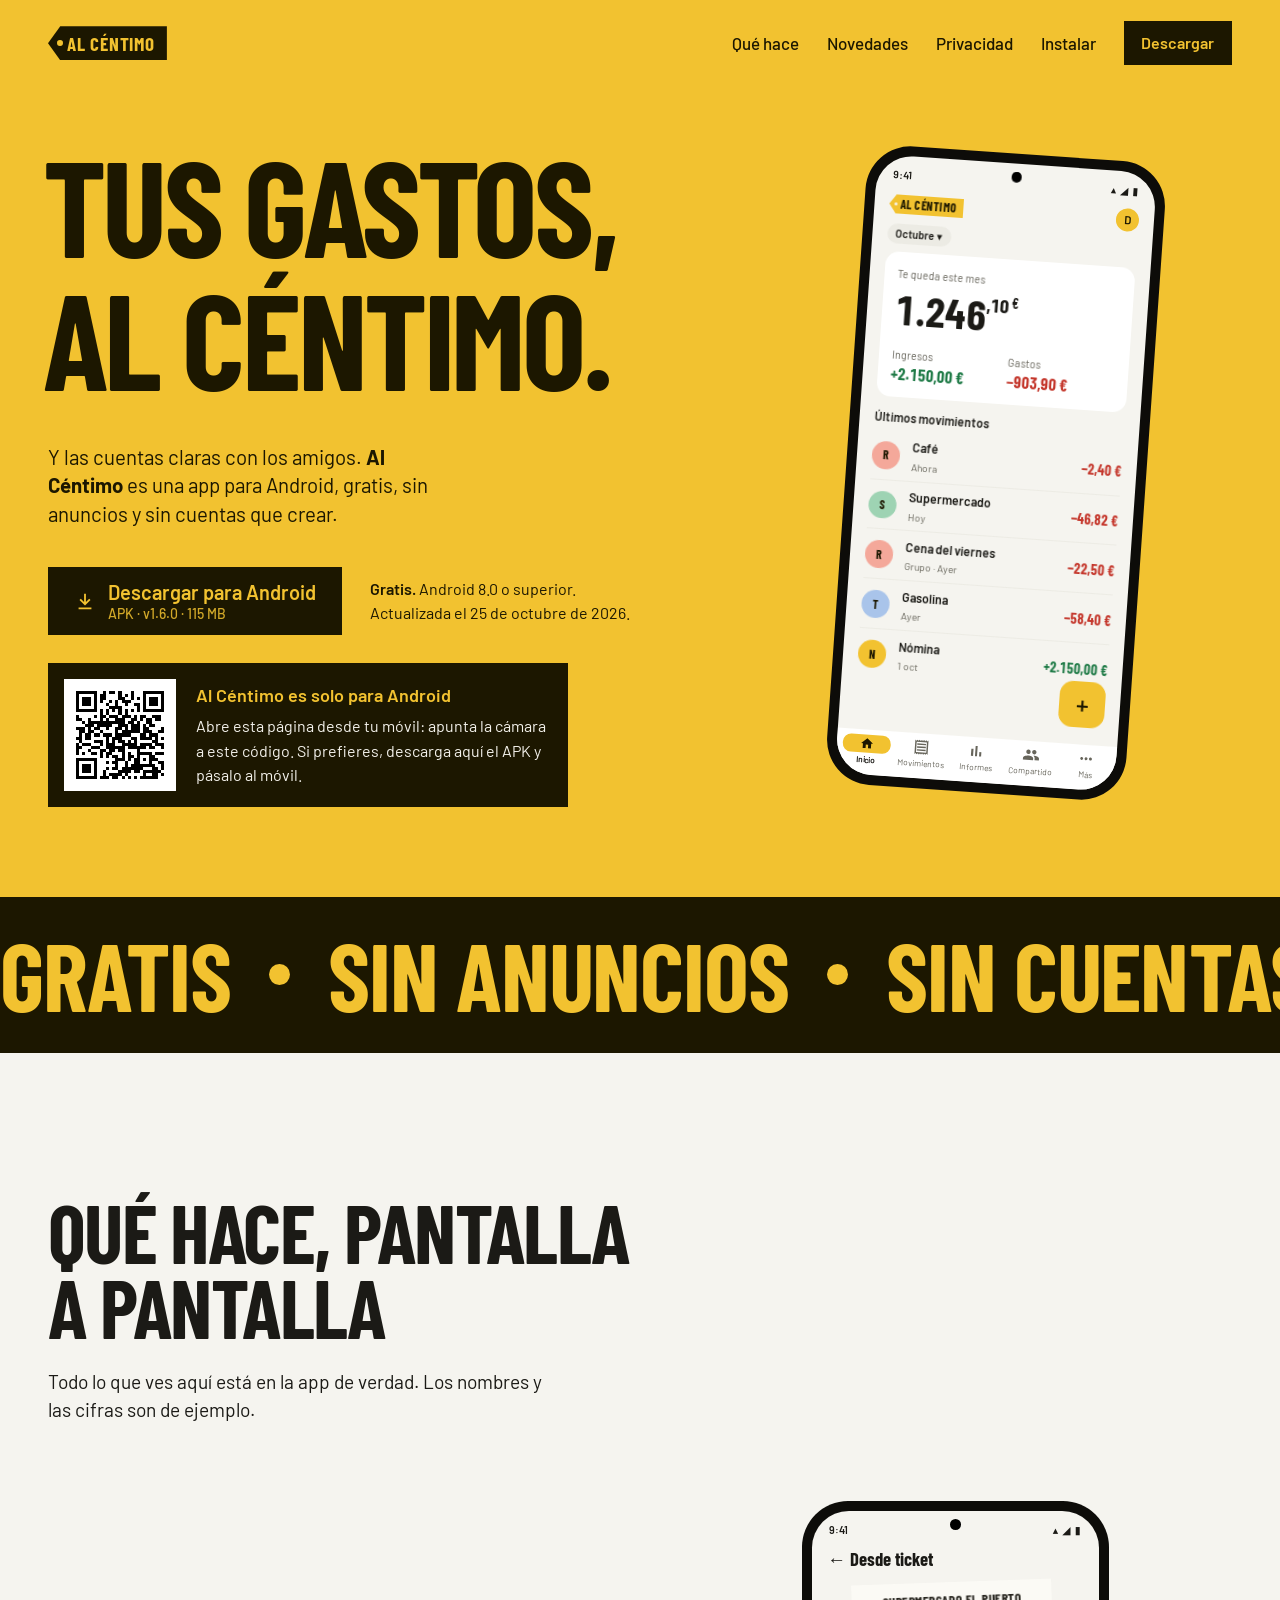
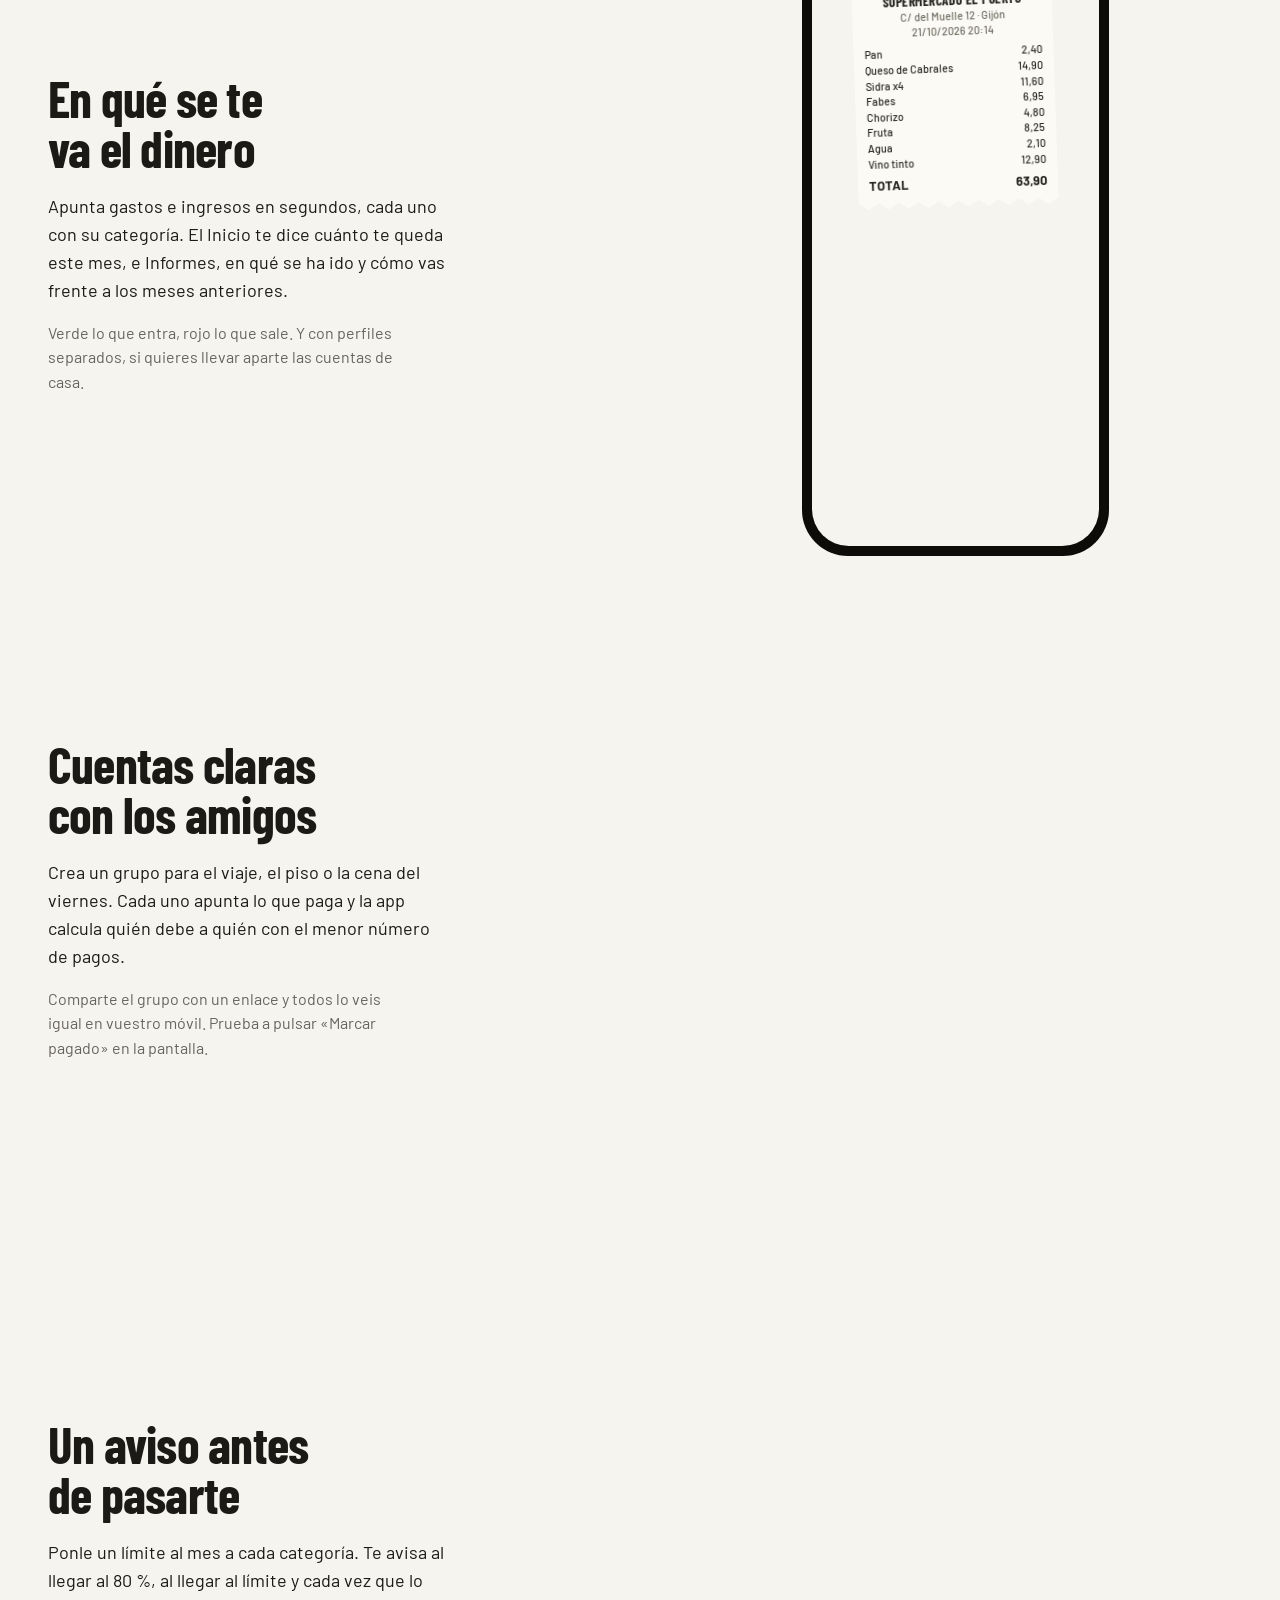
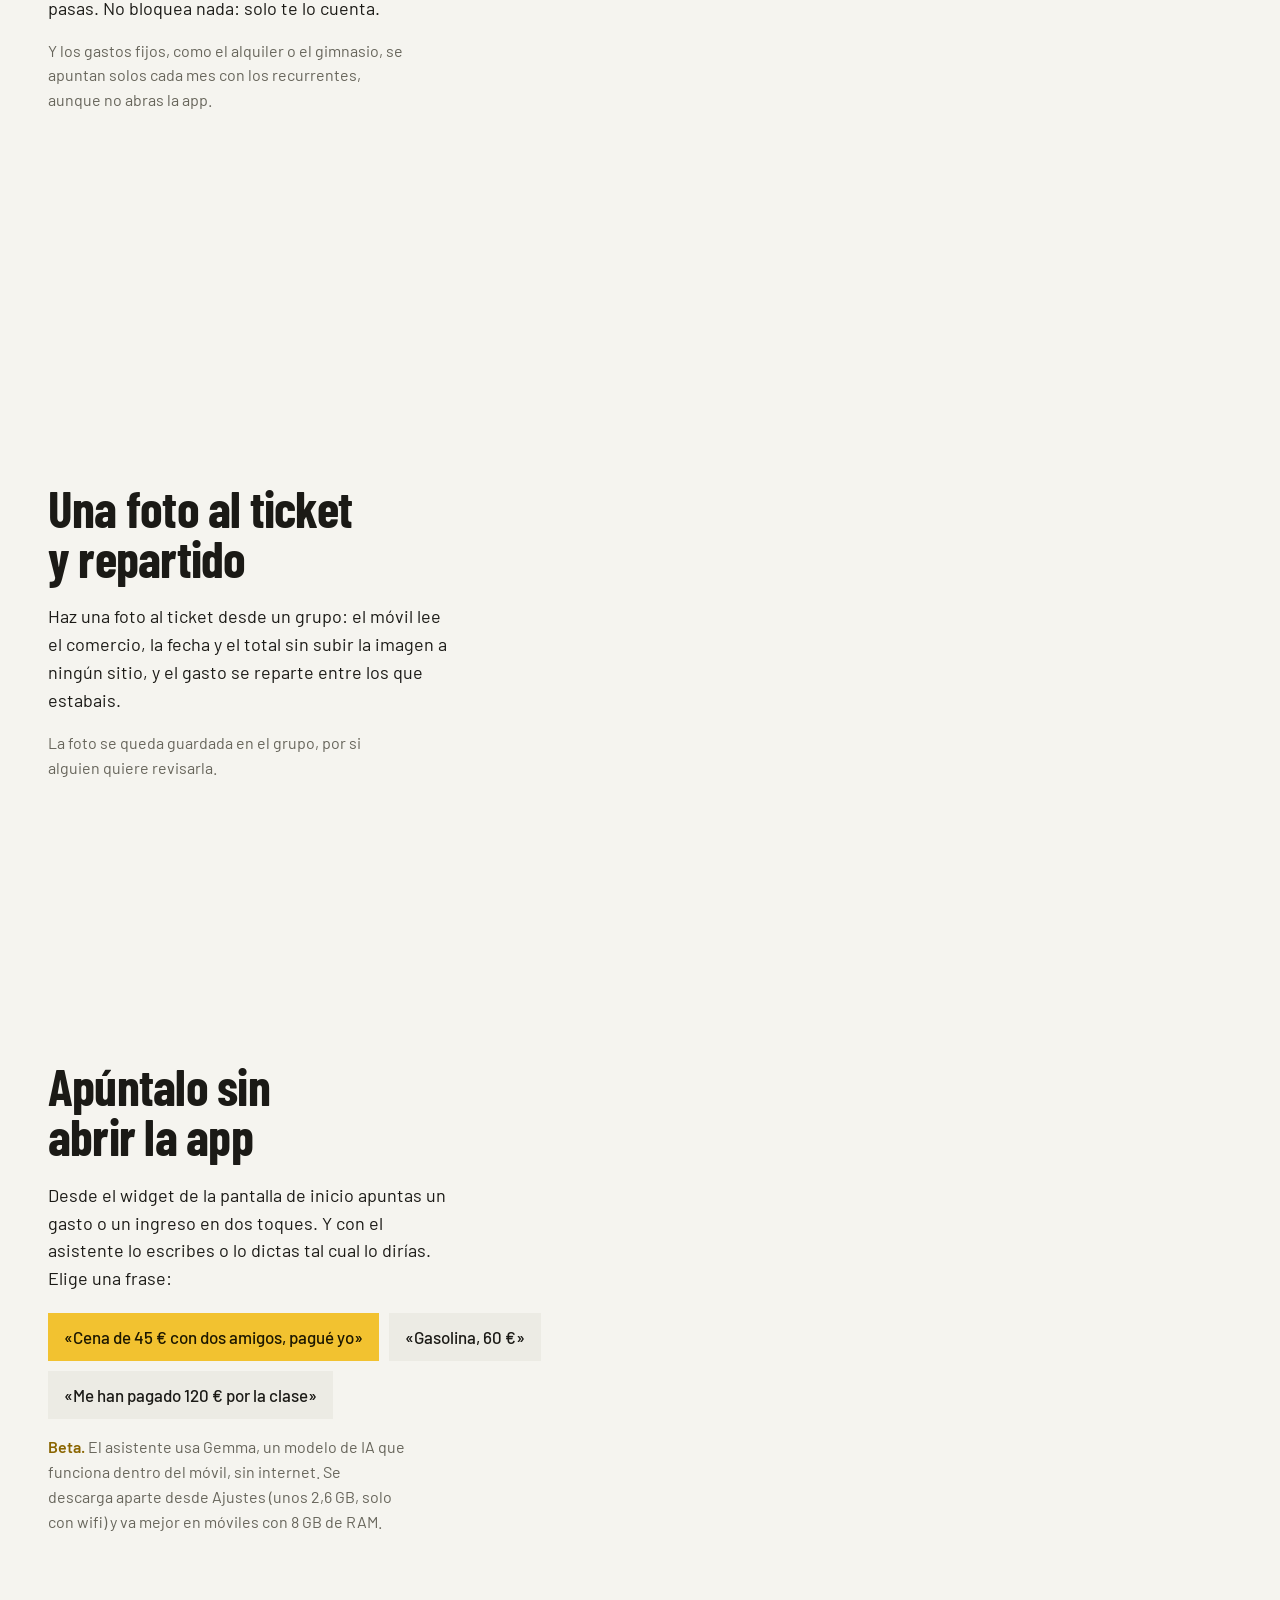
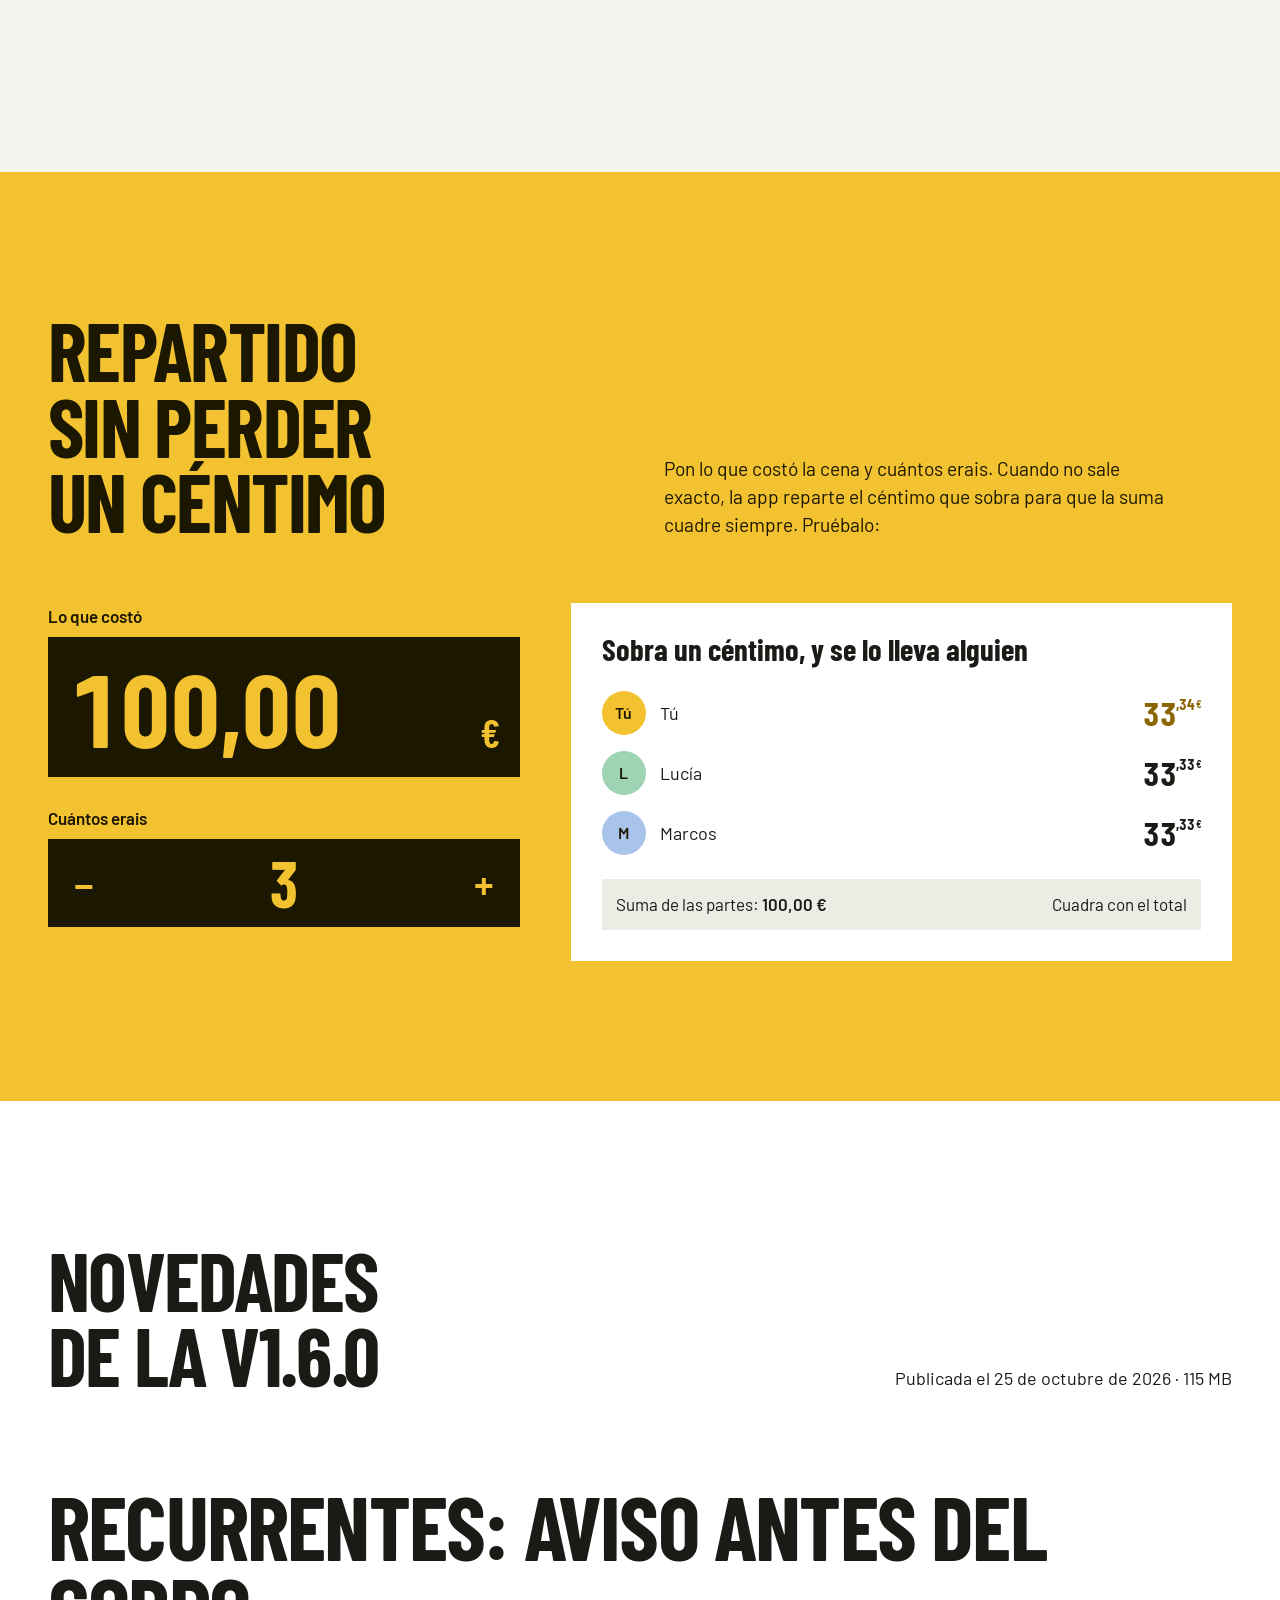
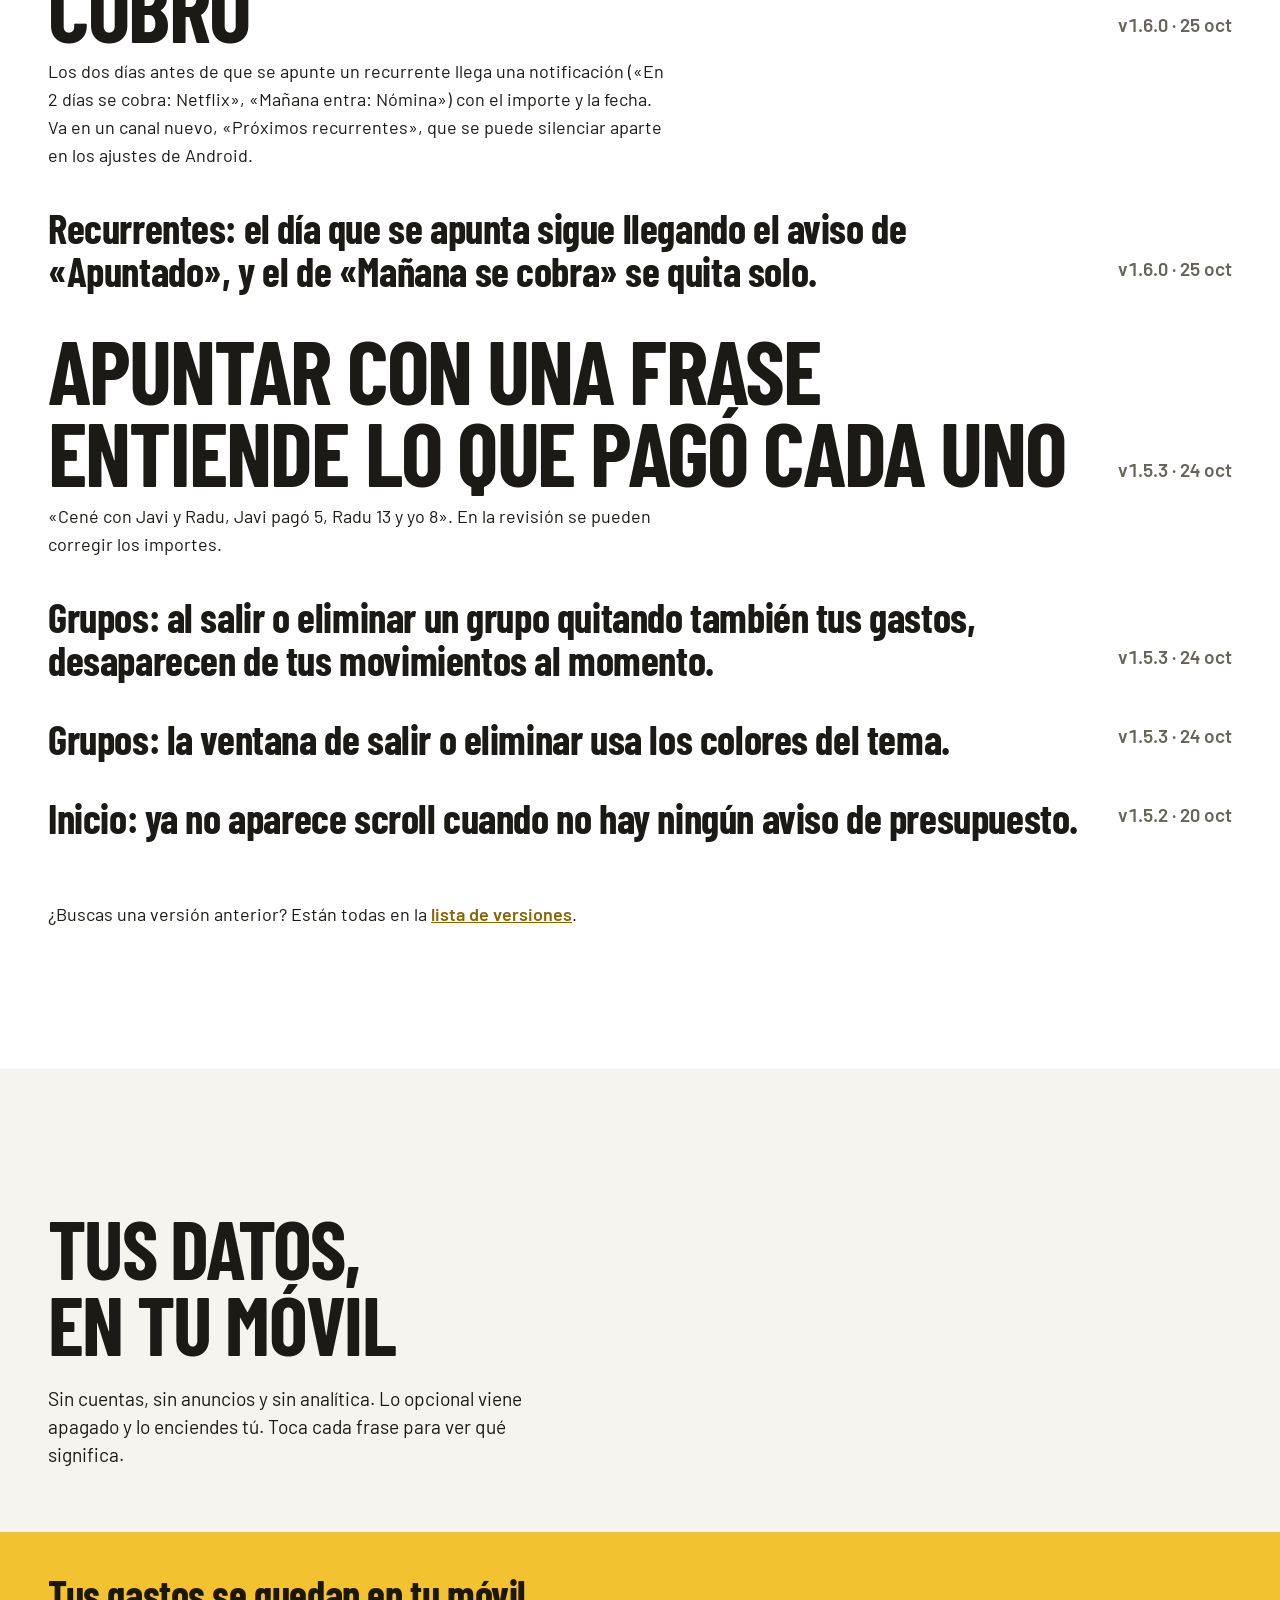
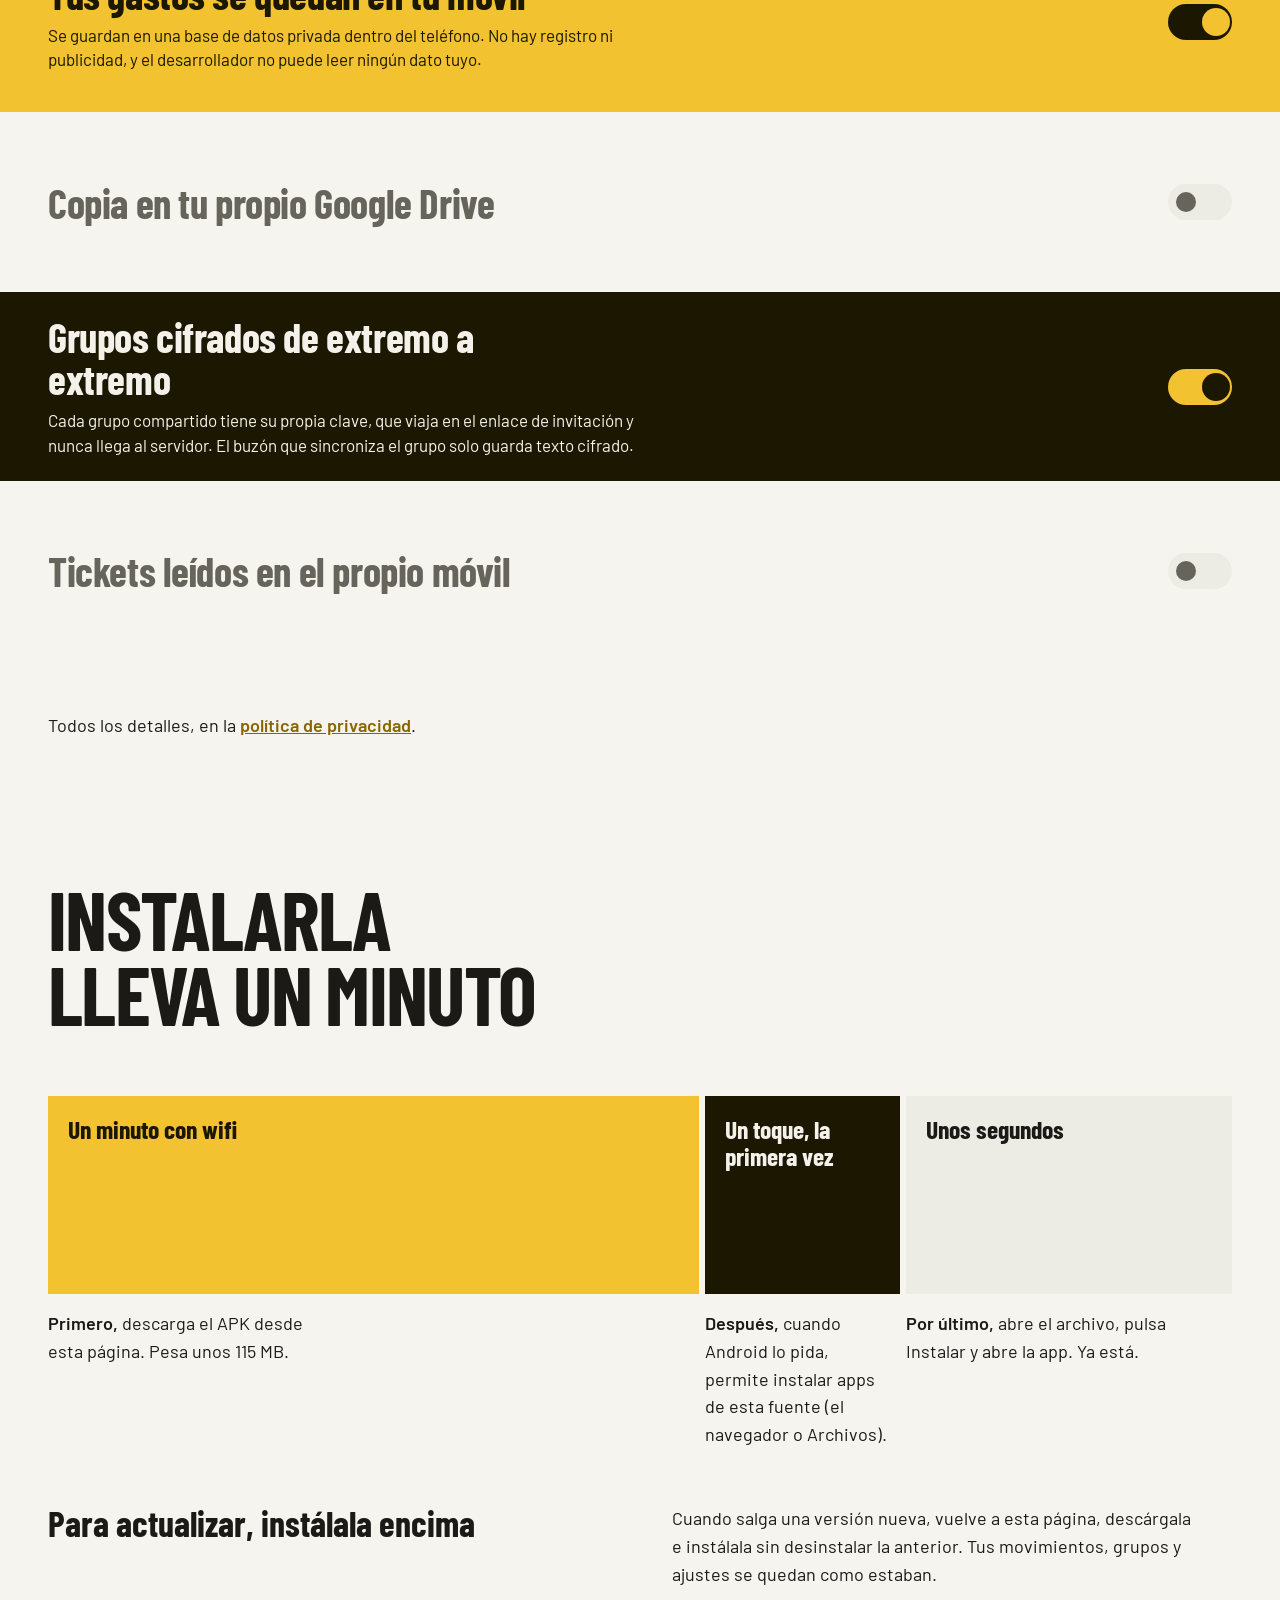
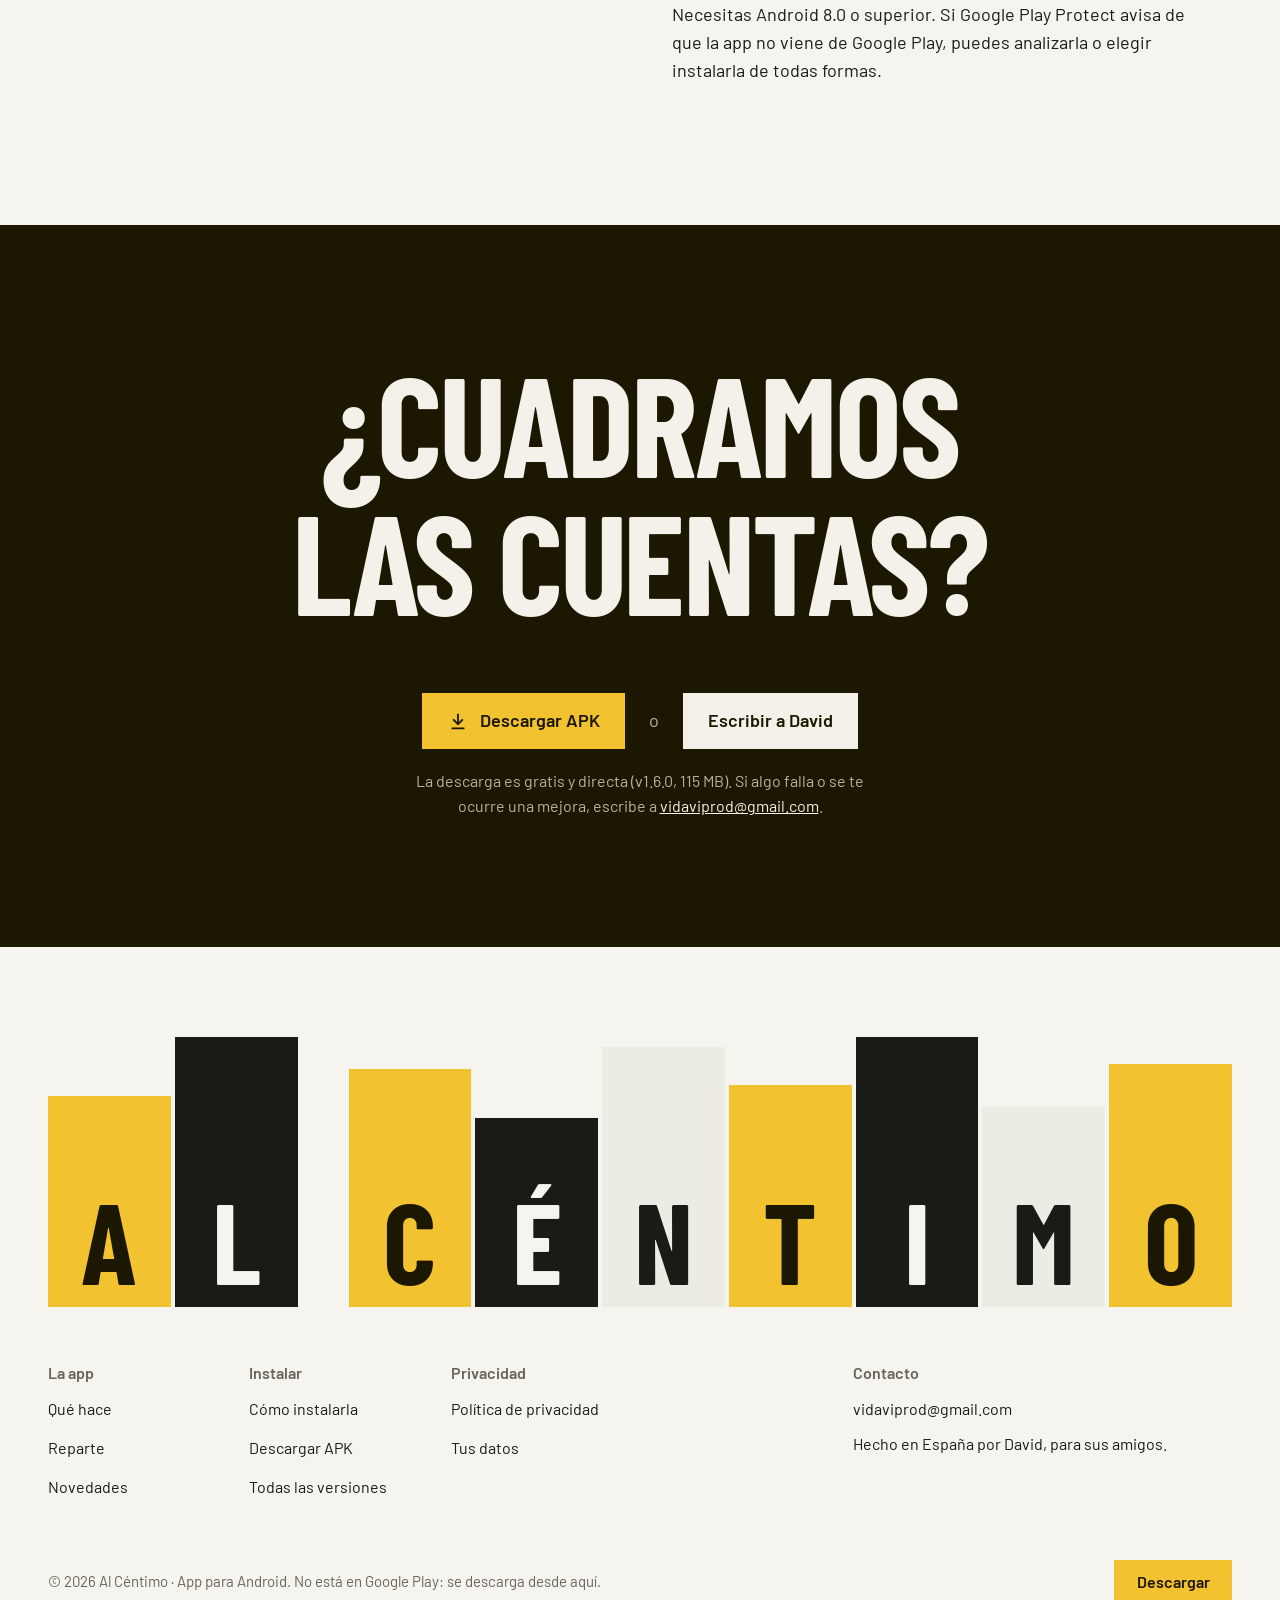
<file: index.html>
<!doctype html>
<html lang="es" class="no-js">
<head>
<meta charset="utf-8">
<meta name="viewport" content="width=device-width, initial-scale=1">
<title>Al Céntimo · Gastos y cuentas con amigos, para Android</title>
<meta name="description" content="Al Céntimo es una app gratuita para Android para controlar tus gastos y repartir cuentas con los amigos. Sin anuncios ni cuentas: tus datos se quedan en tu móvil. Descarga el APK.">
<meta name="theme-color" content="#F2C230">
<link rel="icon" href="img/icono.svg" type="image/svg+xml">
<link rel="icon" href="img/icono-192.png" type="image/png" sizes="192x192">
<link rel="apple-touch-icon" href="img/icono-180.png">
<meta property="og:type" content="website">
<meta property="og:locale" content="es_ES">
<meta property="og:site_name" content="Al Céntimo">
<meta property="og:title" content="Al Céntimo · Tus gastos, al céntimo">
<meta property="og:description" content="Controla tus gastos y deja las cuentas claras con los amigos. Gratis para Android, sin anuncios ni cuentas.">
<meta property="og:url" content="https://vidaviprod.github.io/alcentimo/">
<meta property="og:image" content="https://vidaviprod.github.io/alcentimo/img/og.png">
<meta property="og:image:width" content="1200">
<meta property="og:image:height" content="630">
<meta property="og:image:alt" content="Al Céntimo: tus gastos, al céntimo. App gratuita para Android.">
<meta name="twitter:card" content="summary_large_image">
<link rel="preconnect" href="https://fonts.googleapis.com">
<link rel="preconnect" href="https://fonts.gstatic.com" crossorigin>
<link href="https://fonts.googleapis.com/css2?family=Barlow:wght@400;500;600;700&family=Barlow+Condensed:wght@500;600;700&display=swap" rel="stylesheet">
<link rel="stylesheet" href="css/estilos.css">
<script>document.documentElement.classList.replace("no-js", "js");</script>
</head>
<body>

<svg width="0" height="0" style="position:absolute" aria-hidden="true">
  <symbol id="i-inicio" viewBox="0 0 24 24"><path d="M10 20v-6h4v6h5v-8h3L12 3 2 12h3v8z"/></symbol>
  <symbol id="i-movs" viewBox="0 0 24 24"><path d="M19.5 3.5 18 2l-1.5 1.5L15 2l-1.5 1.5L12 2l-1.5 1.5L9 2 7.5 3.5 6 2 4.5 3.5 3 2v20l1.5-1.5L6 22l1.5-1.5L9 22l1.5-1.5L12 22l1.5-1.5L15 22l1.5-1.5L18 22l1.5-1.5L21 22V2l-1.5 1.5zM19 19.1H5V4.9h14v14.2zM6 15h12v2H6zm0-4h12v2H6zm0-4h12v2H6z"/></symbol>
  <symbol id="i-informes" viewBox="0 0 24 24"><path d="M5 9.2h3V19H5zM10.6 5h2.8v14h-2.8zm5.6 8H19v6h-2.8z"/></symbol>
  <symbol id="i-grupo" viewBox="0 0 24 24"><path d="M16 11c1.66 0 2.99-1.34 2.99-3S17.66 5 16 5s-3 1.34-3 3 1.34 3 3 3zm-8 0c1.66 0 2.99-1.34 2.99-3S9.66 5 8 5 5 6.34 5 8s1.34 3 3 3zm0 2c-2.33 0-7 1.17-7 3.5V19h14v-2.5c0-2.33-4.67-3.5-7-3.5zm8 0c-.29 0-.62.02-.97.05 1.16.84 1.97 1.97 1.97 3.45V19h6v-2.5c0-2.33-4.67-3.5-7-3.5z"/></symbol>
  <symbol id="i-mas" viewBox="0 0 24 24"><path d="M6 10c-1.1 0-2 .9-2 2s.9 2 2 2 2-.9 2-2-.9-2-2-2zm12 0c-1.1 0-2 .9-2 2s.9 2 2 2 2-.9 2-2-.9-2-2-2zm-6 0c-1.1 0-2 .9-2 2s.9 2 2 2 2-.9 2-2-.9-2-2-2z"/></symbol>
  <symbol id="i-ia" viewBox="0 0 24 24"><path d="M19 9l1.25-2.75L23 5l-2.75-1.25L19 1l-1.25 2.75L15 5l2.75 1.25L19 9zm-7.5.5L9 4 6.5 9.5 1 12l5.5 2.5L9 20l2.5-5.5L17 12l-5.5-2.5zM19 15l-1.25 2.75L15 19l2.75 1.25L19 23l1.25-2.75L23 19l-2.75-1.25L19 15z"/></symbol>
  <symbol id="i-bajar" viewBox="0 0 24 24"><path fill="currentColor" d="M11 4h2v9.2l3.6-3.6L18 11l-6 6-6-6 1.4-1.4 3.6 3.6zM5 19h14v2H5z"/></symbol>
</svg>

<div class="aviso-version" id="aviso-version" role="status" hidden>
  <p>Hay una versión nueva: <strong data-v="version">v1.5.2</strong>. <a class="js-descarga" href="https://github.com/vidaviprod/alcentimo-app/releases/latest/download/alcentimo.apk">Descárgala e instálala encima</a>; no pierdes nada.</p>
  <button type="button" id="cerrar-aviso">Cerrar</button>
</div>

<header class="cabecera sobre-marca">
  <a class="logo logo-tinta" href="#arriba" aria-label="Al Céntimo, inicio">AL CÉNTIMO</a>
  <nav aria-label="Secciones">
    <a class="enlace" href="#que-hace">Qué hace</a>
    <a class="enlace" href="#novedades">Novedades</a>
    <a class="enlace" href="#privacidad">Privacidad</a>
    <a class="enlace" href="#instalar">Instalar</a>
    <a class="boton boton-tinta js-descarga" href="https://github.com/vidaviprod/alcentimo-app/releases/latest/download/alcentimo.apk">Descargar</a>
  </nav>
</header>

<main id="arriba">

<section class="portada sobre-marca" aria-labelledby="titulo">
  <div>
    <h1 id="titulo" class="sube">Tus gastos, al céntimo.</h1>
    <p class="sub sube" style="--d:80ms">Y las cuentas claras con los amigos. <strong>Al Céntimo</strong> es una app para Android, gratis, sin anuncios y sin cuentas que crear.</p>
    <div class="descarga sube" style="--d:160ms">
      <a class="boton boton-tinta js-descarga" href="https://github.com/vidaviprod/alcentimo-app/releases/latest/download/alcentimo.apk">
        <svg aria-hidden="true"><use href="#i-bajar"/></svg>
        <span>Descargar para Android<small>APK · <span data-v="version">v1.5.2</span> · <span data-v="tamano">115 MB</span></small></span>
      </a>
      <p class="ficha"><strong>Gratis.</strong> Android 8.0 o superior.<br>Actualizada el <span data-v="fecha">20 de octubre de 2026</span>.</p>
    </div>
    <div class="solo-android" id="solo-android" hidden>
      <div class="qr" id="qr"></div>
      <div><p class="t">Al Céntimo es solo para Android</p><p>Abre esta página desde tu móvil: apunta la cámara a este código. Si prefieres, descarga aquí el APK y pásalo al móvil.</p></div>
    </div>
  </div>

  <div class="escena-movil sube" style="--d:120ms">
    <div class="movil">
      <div class="pantalla" data-ui role="img" aria-label="Pantalla de Inicio de Al Céntimo: saldo del mes y últimos movimientos">
        <div class="ui" aria-hidden="true">
          <div class="ui-estado"><span>9:41</span><span>▴ ◢ ▮</span></div>
          <div class="ui-barra"><span class="logo">AL CÉNTIMO</span><span class="ui-avatar" style="background:#F2C230;color:#1C1700">D</span></div>
          <div class="ui-cuerpo">
            <span class="inicio-mes">Octubre ▾</span>
            <div class="ui-tarjeta inicio-saldo">
              <span class="ui-etiqueta">Te queda este mes</span>
              <div class="precio" id="inicio-saldo"><span class="e">1.248</span><span class="cts">,50</span><span class="eur">€</span></div>
              <div class="inicio-dos">
                <div><span class="ui-etiqueta">Ingresos</span><span class="cifra entra" id="inicio-ing">+2.150,00 €</span></div>
                <div><span class="ui-etiqueta">Gastos</span><span class="cifra sale" id="inicio-gas">−901,50 €</span></div>
              </div>
            </div>
            <p class="ui-titulo-lista">Últimos movimientos</p>
            <ul class="movs" id="inicio-movs">
              <li><span class="cat" style="background:#9ED3B3">S</span><span><span class="que">Supermercado</span><br><span class="cuando">Hoy</span></span><span class="cifra sale">−46,82 €</span></li>
              <li><span class="cat" style="background:#F4A89A">R</span><span><span class="que">Cena del viernes</span><br><span class="cuando">Grupo · Ayer</span></span><span class="cifra sale">−22,50 €</span></li>
              <li><span class="cat" style="background:#A9C4EA">T</span><span><span class="que">Gasolina</span><br><span class="cuando">Ayer</span></span><span class="cifra sale">−58,40 €</span></li>
              <li><span class="cat" style="background:#F2C230">N</span><span><span class="que">Nómina</span><br><span class="cuando">1 oct</span></span><span class="cifra entra">+2.150,00 €</span></li>
              <li><span class="cat" style="background:#F6C98B">V</span><span><span class="que">Alquiler</span><br><span class="cuando">Recurrente · 1 oct</span></span><span class="cifra sale">−650,00 €</span></li>
            </ul>
          </div>
          <span class="ui-fab"><b>+</b></span>
          <div class="ui-nav">
            <span class="activo"><svg><use href="#i-inicio"/></svg>Inicio</span>
            <span><svg><use href="#i-movs"/></svg>Movimientos</span>
            <span><svg><use href="#i-informes"/></svg>Informes</span>
            <span><svg><use href="#i-grupo"/></svg>Compartido</span>
            <span><svg><use href="#i-mas"/></svg>Más</span>
          </div>
        </div>
      </div>
    </div>
  </div>
</section>

<div class="franja" aria-hidden="true">
  <div class="franja-pista">
    <p>Gratis <i></i> Sin anuncios <i></i> Sin cuentas <i></i> Tus datos en tu móvil <i></i></p>
    <p>Gratis <i></i> Sin anuncios <i></i> Sin cuentas <i></i> Tus datos en tu móvil <i></i></p>
  </div>
</div>

<section class="seccion" id="que-hace" aria-labelledby="t-que-hace">
  <h2 id="t-que-hace" class="sube">Qué hace, pantalla a pantalla</h2>
  <p class="entradilla sube" style="--d:80ms">Todo lo que ves aquí está en la app de verdad. Los nombres y las cifras son de ejemplo.</p>

  <div class="relato">
    <div class="relato-movil">
      <div class="movil">
        <div class="pantalla" data-ui id="relato-pantalla">

          <!-- 1. Informes -->
          <div class="ui capa activa" data-capa="informes" role="img" aria-label="Informes: gastos del mes por categoría y comparación con meses anteriores">
            <div class="ui-estado" aria-hidden="true"><span>9:41</span><span>▴ ◢ ▮</span></div>
            <div class="ui-barra" aria-hidden="true"><h4>Informes</h4><span class="ui-avatar">D</span></div>
            <div class="ui-cuerpo" aria-hidden="true">
              <span class="inicio-mes">Octubre ▾</span>
              <div class="ui-tarjeta inf-total">
                <span class="ui-etiqueta">Gastado en octubre</span>
                <div class="precio sale"><span class="e">901</span><span class="cts">,50</span><span class="eur">€</span></div>
                <ul class="inf-cats">
                  <li><span>Vivienda</span><span class="cifra">650,00 €</span><span class="barra"><i style="--c:#F6C98B" data-v="1"></i></span></li>
                  <li><span>Supermercado</span><span class="cifra">158,62 €</span><span class="barra"><i style="--c:#9ED3B3" data-v="0.244"></i></span></li>
                  <li><span>Transporte</span><span class="cifra">58,40 €</span><span class="barra"><i style="--c:#A9C4EA" data-v="0.09"></i></span></li>
                  <li><span>Restaurantes</span><span class="cifra">34,48 €</span><span class="barra"><i style="--c:#F4A89A" data-v="0.053"></i></span></li>
                </ul>
              </div>
              <p class="ui-titulo-lista">Últimos seis meses</p>
              <div class="inf-meses">
                <div><i style="--h:72%"></i>may</div><div><i style="--h:88%"></i>jun</div><div><i style="--h:100%"></i>jul</div>
                <div><i style="--h:81%"></i>ago</div><div><i style="--h:76%"></i>sep</div><div class="este"><i style="--h:64%"></i>oct</div>
              </div>
            </div>
            <div class="ui-nav" aria-hidden="true">
              <span><svg><use href="#i-inicio"/></svg>Inicio</span><span><svg><use href="#i-movs"/></svg>Movimientos</span>
              <span class="activo"><svg><use href="#i-informes"/></svg>Informes</span><span><svg><use href="#i-grupo"/></svg>Compartido</span><span><svg><use href="#i-mas"/></svg>Más</span>
            </div>
          </div>

          <!-- 2. Grupos -->
          <div class="ui capa" data-capa="grupos">
            <div class="ui-estado" aria-hidden="true"><span>9:41</span><span>▴ ◢ ▮</span></div>
            <div class="ui-barra"><h4>← Viaje a Asturias</h4></div>
            <div class="ui-cuerpo">
              <div class="gr-miembros" aria-hidden="true">
                <span class="ui-avatar" style="background:#F2C230">Tú</span><span class="ui-avatar" style="background:#9ED3B3">L</span>
                <span class="ui-avatar" style="background:#A9C4EA">M</span><span class="ui-avatar" style="background:#F4A89A">I</span>
              </div>
              <div class="gr-pestanas" aria-hidden="true"><span>Gastos</span><span class="activo">Saldos</span></div>
              <div class="ui-tarjeta">
                <ul class="gr-saldos" id="gr-saldos" aria-label="Saldos del grupo">
                  <li data-p="Lucía"><span>Lucía</span><span class="cifra entra">+84,20 €</span></li>
                  <li data-p="Tú"><span>Tú</span><span class="cifra sale">−12,60 €</span></li>
                  <li data-p="Marcos"><span>Marcos</span><span class="cifra sale">−41,10 €</span></li>
                  <li data-p="Irene"><span>Irene</span><span class="cifra sale">−30,50 €</span></li>
                </ul>
              </div>
              <p class="ui-titulo-lista">Para quedar en paz</p>
              <ul class="gr-liq" id="gr-liq">
                <li data-de="Marcos" data-c="4110"><span class="quien">Marcos → Lucía</span><span class="cifra">41,10 €</span><button type="button">Marcar pagado</button></li>
                <li data-de="Irene" data-c="3050"><span class="quien">Irene → Lucía</span><span class="cifra">30,50 €</span><button type="button">Marcar pagado</button></li>
                <li data-de="Tú" data-c="1260"><span class="quien">Tú → Lucía</span><span class="cifra">12,60 €</span><button type="button">Marcar pagado</button></li>
              </ul>
              <p class="gr-hecho" id="gr-hecho" aria-live="polite"></p>
            </div>
            <div class="ui-nav" aria-hidden="true">
              <span><svg><use href="#i-inicio"/></svg>Inicio</span><span><svg><use href="#i-movs"/></svg>Movimientos</span>
              <span><svg><use href="#i-informes"/></svg>Informes</span><span class="activo"><svg><use href="#i-grupo"/></svg>Compartido</span><span><svg><use href="#i-mas"/></svg>Más</span>
            </div>
          </div>

          <!-- 3. Presupuestos -->
          <div class="ui capa" data-capa="presupuestos" role="img" aria-label="Presupuestos de octubre: supermercado al 78 %, ocio al 93 %, restaurantes pasado de límite y transporte al 40 %; y gastos recurrentes">
            <div class="ui-estado" aria-hidden="true"><span>9:41</span><span>▴ ◢ ▮</span></div>
            <div class="ui-barra" aria-hidden="true"><h4>← Presupuestos</h4></div>
            <div class="ui-cuerpo" aria-hidden="true">
              <p class="ui-etiqueta" style="margin-bottom:.6em">Octubre · aviso al llegar al 80 %</p>
              <ul class="pr-lista" id="pr-lista">
                <li data-g="312.40" data-l="400"><span class="nombre">Supermercado</span><span class="pct">0 %</span><span class="barra"><i></i></span><span class="cuanto">312,40 € de 400 €</span></li>
                <li data-g="186.00" data-l="200"><span class="nombre">Ocio</span><span class="pct">0 %</span><span class="barra"><i></i></span><span class="cuanto">186,00 € de 200 €</span></li>
                <li data-g="164.50" data-l="150"><span class="nombre">Restaurantes</span><span class="pct">0 %</span><span class="barra"><i></i></span><span class="cuanto">164,50 € de 150 €</span></li>
                <li data-g="48.20" data-l="120"><span class="nombre">Transporte</span><span class="pct">0 %</span><span class="barra"><i></i></span><span class="cuanto">48,20 € de 120 €</span></li>
              </ul>
              <div class="ui-tarjeta pr-rec">
                <span class="ui-etiqueta">Recurrentes · se apuntan solos</span>
                <ul>
                  <li><span>Alquiler · día 1</span><span class="cifra sale">650,00 €</span></li>
                  <li><span>Gimnasio · día 5</span><span class="cifra sale">34,90 €</span></li>
                  <li><span>Seguro del coche · día 15</span><span class="cifra sale">41,20 €</span></li>
                </ul>
              </div>
            </div>
            <div class="ui-nav" aria-hidden="true">
              <span><svg><use href="#i-inicio"/></svg>Inicio</span><span><svg><use href="#i-movs"/></svg>Movimientos</span>
              <span><svg><use href="#i-informes"/></svg>Informes</span><span><svg><use href="#i-grupo"/></svg>Compartido</span><span class="activo"><svg><use href="#i-mas"/></svg>Más</span>
            </div>
          </div>

          <!-- 4. Ticket → grupo -->
          <div class="ui capa" data-capa="ticket" role="img" aria-label="Foto de un ticket de 63,90 € que la app lee y convierte en un gasto del grupo repartido entre cuatro personas">
            <div class="ui-estado" aria-hidden="true"><span>9:41</span><span>▴ ◢ ▮</span></div>
            <div class="ui-barra" aria-hidden="true"><h4>← Desde ticket</h4></div>
            <div class="ui-cuerpo" aria-hidden="true">
              <div class="tk-foto" id="tk-foto">
                <span class="tk-scan"></span>
                <div class="tienda"><mark>SUPERMERCADO EL PUERTO</mark></div>
                <div class="dir">C/ del Muelle 12 · Gijón<br><mark>21/10/2026</mark> 20:14</div>
                <div class="ln"><span>Pan</span><span>2,40</span></div>
                <div class="ln"><span>Queso de Cabrales</span><span>14,90</span></div>
                <div class="ln"><span>Sidra x4</span><span>11,60</span></div>
                <div class="ln"><span>Fabes</span><span>6,95</span></div>
                <div class="ln"><span>Chorizo</span><span>4,80</span></div>
                <div class="ln"><span>Fruta</span><span>8,25</span></div>
                <div class="ln"><span>Agua</span><span>2,10</span></div>
                <div class="ln"><span>Vino tinto</span><span>12,90</span></div>
                <div class="ln tot"><span>TOTAL</span><span><mark>63,90</mark></span></div>
              </div>
              <div class="tk-gasto" id="tk-gasto">
                <h5>Supermercado El Puerto</h5>
                <span class="ui-etiqueta">Viaje a Asturias · 21 oct · pagaste tú</span>
                <div class="precio"><span class="e">63</span><span class="cts">,90</span><span class="eur">€</span></div>
                <ul>
                  <li><span>Tú</span><span class="cifra">15,98 €</span></li>
                  <li><span>Lucía</span><span class="cifra">15,98 €</span></li>
                  <li><span>Marcos</span><span class="cifra">15,97 €</span></li>
                  <li><span>Irene</span><span class="cifra">15,97 €</span></li>
                </ul>
              </div>
            </div>
          </div>

          <!-- 5. Widget + asistente -->
          <div class="ui capa" data-capa="widget">
            <div class="wg-fondo" aria-hidden="true"></div>
            <div class="ui-estado" aria-hidden="true" style="position:relative;color:#fff"><span>9:41</span><span>▴ ◢ ▮</span></div>
            <div class="wg-widget" aria-hidden="true">
              <div class="fila"><span class="logo">AL CÉNTIMO</span><span class="ui-etiqueta">Octubre</span></div>
              <div class="precio sale"><span class="e">901</span><span class="cts">,50</span><span class="eur">€</span></div>
              <div class="wg-botones"><span class="g">− Gasto</span><span class="i">+ Ingreso</span><span class="ia"><svg><use href="#i-ia"/></svg></span></div>
            </div>
            <div class="wg-hoja" id="wg-hoja">
              <div class="tit">Apuntar con una frase <span class="beta">Beta</span></div>
              <div class="wg-campo"><span id="wg-texto"></span><span class="cursor" aria-hidden="true"></span></div>
              <div class="wg-entendido" id="wg-entendido" aria-live="polite">
                <p class="ui-etiqueta">Esto es lo que he entendido:</p>
                <dl id="wg-dl"></dl>
                <div class="wg-acciones" aria-hidden="true"><span>Corregir</span><span class="ok">Guardar</span></div>
              </div>
            </div>
          </div>

        </div>
      </div>
    </div>

    <div class="relato-pasos">
      <article class="paso" data-paso="informes">
        <h3 class="sube">En qué se te va el dinero</h3>
        <p class="sube" style="--d:70ms">Apunta gastos e ingresos en segundos, cada uno con su categoría. El Inicio te dice cuánto te queda este mes, e Informes, en qué se ha ido y cómo vas frente a los meses anteriores.</p>
        <p class="nota sube" style="--d:140ms">Verde lo que entra, rojo lo que sale. Y con perfiles separados, si quieres llevar aparte las cuentas de casa.</p>
      </article>
      <article class="paso" data-paso="grupos">
        <h3 class="sube">Cuentas claras con los amigos</h3>
        <p class="sube" style="--d:70ms">Crea un grupo para el viaje, el piso o la cena del viernes. Cada uno apunta lo que paga y la app calcula quién debe a quién con el menor número de pagos.</p>
        <p class="nota sube" style="--d:140ms">Comparte el grupo con un enlace y todos lo veis igual en vuestro móvil. Prueba a pulsar «Marcar pagado» en la pantalla.</p>
      </article>
      <article class="paso" data-paso="presupuestos">
        <h3 class="sube">Un aviso antes de pasarte</h3>
        <p class="sube" style="--d:70ms">Ponle un límite al mes a cada categoría. Te avisa al llegar al 80 %, al llegar al límite y cada vez que lo pasas. No bloquea nada: solo te lo cuenta.</p>
        <p class="nota sube" style="--d:140ms">Y los gastos fijos, como el alquiler o el gimnasio, se apuntan solos cada mes con los recurrentes, aunque no abras la app.</p>
      </article>
      <article class="paso" data-paso="ticket">
        <h3 class="sube">Una foto al ticket y repartido</h3>
        <p class="sube" style="--d:70ms">Haz una foto al ticket desde un grupo: el móvil lee el comercio, la fecha y el total sin subir la imagen a ningún sitio, y el gasto se reparte entre los que estabais.</p>
        <p class="nota sube" style="--d:140ms">La foto se queda guardada en el grupo, por si alguien quiere revisarla.</p>
      </article>
      <article class="paso" data-paso="widget">
        <h3 class="sube">Apúntalo sin abrir la app</h3>
        <p class="sube" style="--d:70ms">Desde el widget de la pantalla de inicio apuntas un gasto o un ingreso en dos toques. Y con el asistente lo escribes o lo dictas tal cual lo dirías. Elige una frase:</p>
        <div class="frases sube" style="--d:110ms" role="group" aria-label="Frases de ejemplo para el asistente">
          <button type="button" class="frase-btn" data-f="0" aria-pressed="true">«Cena de 45 € con dos amigos, pagué yo»</button>
          <button type="button" class="frase-btn" data-f="1" aria-pressed="false">«Gasolina, 60 €»</button>
          <button type="button" class="frase-btn" data-f="2" aria-pressed="false">«Me han pagado 120 € por la clase»</button>
        </div>
        <p class="nota sube" style="--d:160ms"><span class="beta-txt">Beta.</span> El asistente usa Gemma, un modelo de IA que funciona dentro del móvil, sin internet. Se descarga aparte desde Ajustes (unos 2,6 GB, solo con wifi) y va mejor en móviles con 8 GB de RAM.</p>
      </article>
    </div>
  </div>
</section>

<section class="seccion campo-amarillo reparto" id="reparte" aria-labelledby="t-reparte">
  <div class="cabeza">
    <h2 id="t-reparte" class="sube">Repartido sin perder un céntimo</h2>
    <p class="entradilla sube" style="--d:80ms">Pon lo que costó la cena y cuántos erais. Cuando no sale exacto, la app reparte el céntimo que sobra para que la suma cuadre siempre. Pruébalo:</p>
  </div>
  <div class="control" data-ui>
    <div class="control-entrada">
      <div>
        <label for="rp-importe">Lo que costó</label>
        <div class="importe"><input id="rp-importe" type="text" inputmode="decimal" value="100,00" autocomplete="off" aria-describedby="rp-ayuda"><span>€</span></div>
        <p id="rp-ayuda" class="solo-lector">Escribe el importe en euros, con coma para los céntimos.</p>
      </div>
      <div>
        <span class="lbl" id="rp-lbl-personas">Cuántos erais</span>
        <div class="personas" role="group" aria-labelledby="rp-lbl-personas">
          <button type="button" id="rp-menos" aria-label="Una persona menos">−</button>
          <output id="rp-personas" aria-live="polite">3</output>
          <button type="button" id="rp-mas" aria-label="Una persona más">+</button>
        </div>
      </div>
    </div>
    <div class="resultado" aria-live="polite">
      <p class="res-titulo" id="rp-titulo">Sobra un céntimo, y se lo lleva alguien</p>
      <ul id="rp-lista">
        <li class="extra"><span class="ui-avatar" style="background:#F2C230">Tú</span><span>Tú</span><span class="precio"><span class="e">33</span><span class="cts">,34</span><span class="eur">€</span></span></li>
        <li><span class="ui-avatar" style="background:#9ED3B3">L</span><span>Lucía</span><span class="precio"><span class="e">33</span><span class="cts">,33</span><span class="eur">€</span></span></li>
        <li><span class="ui-avatar" style="background:#A9C4EA">M</span><span>Marcos</span><span class="precio"><span class="e">33</span><span class="cts">,33</span><span class="eur">€</span></span></li>
      </ul>
      <p class="suma"><span>Suma de las partes: <strong id="rp-suma">100,00 €</strong></span><span id="rp-cuadra">Cuadra con el total</span></p>
    </div>
  </div>
</section>

<section class="seccion novedades" id="novedades" aria-labelledby="t-novedades">
  <div class="cabeza">
    <h2 id="t-novedades" class="titulo-seccion sube">Novedades de la <span data-v="version">v1.5.2</span></h2>
    <p class="sube" style="--d:80ms">Publicada el <span data-v="fecha">20 de octubre de 2026</span> · <span data-v="tamano">115 MB</span></p>
  </div>
  <ol class="cartel" id="cartel" reversed>
    <li class="menor"><span class="grande">Inicio: ya no aparece scroll cuando no hay ningún aviso de presupuesto.</span><span class="ver-tag">v1.5.2 · 20 oct</span></li>
    <li><span class="grande">Apuntar con una frase, por voz</span><span class="ver-tag">v1.5.1 · 20 oct</span><span class="detalle">Botón de micrófono en el cuadro de texto del widget; lo dictado se escribe y se interpreta directamente.</span></li>
    <li><span class="grande">Gastos recurrentes</span><span class="ver-tag">v1.5.0 · 20 oct</span><span class="detalle">Se apuntan solos en su fecha, también con la app cerrada, y se pueden pausar, editar y borrar.</span></li>
    <li><span class="grande">Presupuestos por categoría</span><span class="ver-tag">v1.5.0 · 20 oct</span><span class="detalle">Límite mensual con aviso al llegar al 80 %, al alcanzar el límite y si lo superas.</span></li>
    <li><span class="grande">Tickets y recibos en los grupos</span><span class="ver-tag">v1.5.0 · 20 oct</span><span class="detalle">La foto del ticket se guarda en el grupo; en los compartidos viaja cifrada.</span></li>
  </ol>
  <p class="todas">¿Buscas una versión anterior? Están todas en la <a href="https://github.com/vidaviprod/alcentimo-app/releases" id="enlace-versiones">lista de versiones</a>.</p>
</section>

<section class="privacidad" id="privacidad" aria-labelledby="t-privacidad">
  <div class="seccion-cab">
    <h2 id="t-privacidad" class="titulo-seccion sube">Tus datos, en tu móvil</h2>
    <p class="entradilla sube" style="--d:80ms">Sin cuentas, sin anuncios y sin analítica. Lo opcional viene apagado y lo enciendes tú. Toca cada frase para ver qué significa.</p>
  </div>
  <ul class="interruptores">
    <li class="banda on">
      <div><p class="frase" id="sw1">Tus gastos se quedan en tu móvil</p>
        <p class="consecuencia">Se guardan en una base de datos privada dentro del teléfono. No hay registro ni publicidad, y el desarrollador no puede leer ningún dato tuyo.</p></div>
      <button type="button" class="switch" role="switch" aria-checked="true" aria-labelledby="sw1"></button>
    </li>
    <li class="banda">
      <div><p class="frase" id="sw2">Copia en tu propio Google Drive</p>
        <p class="consecuencia">Opcional. Usa una carpeta oculta de la app dentro de tu Drive: no puede ver el resto de tus archivos y los datos van directos de tu móvil a tu cuenta.</p></div>
      <button type="button" class="switch" role="switch" aria-checked="false" aria-labelledby="sw2"></button>
    </li>
    <li class="banda on">
      <div><p class="frase" id="sw3">Grupos cifrados de extremo a extremo</p>
        <p class="consecuencia">Cada grupo compartido tiene su propia clave, que viaja en el enlace de invitación y nunca llega al servidor. El buzón que sincroniza el grupo solo guarda texto cifrado.</p></div>
      <button type="button" class="switch" role="switch" aria-checked="true" aria-labelledby="sw3"></button>
    </li>
    <li class="banda">
      <div><p class="frase" id="sw4">Tickets leídos en el propio móvil</p>
        <p class="consecuencia">La cámara lee el texto del ticket sin subir la foto a ningún sitio. Si descargas Gemma (beta), también los interpreta sin internet.</p></div>
      <button type="button" class="switch" role="switch" aria-checked="false" aria-labelledby="sw4"></button>
    </li>
  </ul>
  <p class="pie-priv sube">Todos los detalles, en la <a href="privacidad.html">política de privacidad</a>.</p>
</section>

<section class="seccion" id="instalar" aria-labelledby="t-instalar">
  <h2 id="t-instalar" class="sube">Instalarla lleva un minuto</h2>
  <ol class="etapas">
    <li class="etapa sube" style="--g:50"><span class="seg">Un minuto con wifi</span>
      <p><strong>Primero,</strong> descarga el APK desde esta página. Pesa unos <span data-v="tamano">115 MB</span>.</p></li>
    <li class="etapa sube" style="--g:15;--d:80ms"><span class="seg">Un toque, la primera vez</span>
      <p><strong>Después,</strong> cuando Android lo pida, permite instalar apps de esta fuente (el navegador o Archivos).</p></li>
    <li class="etapa sube" style="--g:25;--d:160ms"><span class="seg">Unos segundos</span>
      <p><strong>Por último,</strong> abre el archivo, pulsa Instalar y abre la app. Ya está.</p></li>
  </ol>
  <div class="actualizar">
    <h3 class="sube">Para actualizar, instálala encima</h3>
    <div class="sube" style="--d:80ms">
      <p>Cuando salga una versión nueva, vuelve a esta página, descárgala e instálala sin desinstalar la anterior. Tus movimientos, grupos y ajustes se quedan como estaban.</p>
      <p>Necesitas Android 8.0 o superior. Si Google Play Protect avisa de que la app no viene de Google Play, puedes analizarla o elegir instalarla de todas formas.</p>
    </div>
  </div>
</section>

<section class="campo-oscuro cierre" aria-labelledby="t-cierre">
  <h2 id="t-cierre" class="sube"><span class="linea">¿Cuadramos</span> <span class="linea">las cuentas?</span></h2>
  <div class="medio sube" style="--d:100ms">
    <div class="opciones">
      <a class="boton boton-marca js-descarga" href="https://github.com/vidaviprod/alcentimo-app/releases/latest/download/alcentimo.apk">
        <svg aria-hidden="true"><use href="#i-bajar"/></svg>Descargar APK</a>
      <span class="o">o</span>
      <a class="boton boton-claro" href="mailto:vidaviprod@gmail.com?subject=Al%20C%C3%A9ntimo">Escribir a David</a>
    </div>
    <p class="explica">La descarga es gratis y directa (<span data-v="version">v1.5.2</span>, <span data-v="tamano">115 MB</span>). Si algo falla o se te ocurre una mejora, escribe a <a href="mailto:vidaviprod@gmail.com">vidaviprod@gmail.com</a>.</p>
  </div>
</section>

</main>

<footer class="pie">
  <p class="solo-lector">Al Céntimo</p>
  <div class="marca-bloques" aria-hidden="true">
    <span style="--h:78%">A</span><span style="--h:100%">L</span><span class="hueco"></span><span style="--h:88%">C</span><span style="--h:70%">É</span><span style="--h:96%">N</span><span style="--h:82%">T</span><span style="--h:100%">I</span><span style="--h:74%">M</span><span style="--h:90%">O</span>
  </div>
  <div class="pie-columnas">
    <div><h3>La app</h3><ul><li><a href="#que-hace">Qué hace</a></li><li><a href="#reparte">Reparte</a></li><li><a href="#novedades">Novedades</a></li></ul></div>
    <div><h3>Instalar</h3><ul><li><a href="#instalar">Cómo instalarla</a></li><li><a class="js-descarga" href="https://github.com/vidaviprod/alcentimo-app/releases/latest/download/alcentimo.apk">Descargar APK</a></li><li><a href="https://github.com/vidaviprod/alcentimo-app/releases">Todas las versiones</a></li></ul></div>
    <div><h3>Privacidad</h3><ul><li><a href="privacidad.html">Política de privacidad</a></li><li><a href="#privacidad">Tus datos</a></li></ul></div>
    <div class="contacto"><h3>Contacto</h3><ul><li><a href="mailto:vidaviprod@gmail.com">vidaviprod@gmail.com</a></li><li>Hecho en España por David, para sus amigos.</li></ul></div>
  </div>
  <div class="pie-final">
    <span>© 2026 Al Céntimo · App para Android. No está en Google Play: se descarga desde aquí.</span>
    <a class="boton boton-marca js-descarga" href="https://github.com/vidaviprod/alcentimo-app/releases/latest/download/alcentimo.apk">Descargar</a>
  </div>
</footer>

<script src="js/config.js"></script>
<script src="js/qr.js"></script>
<script src="js/app.js"></script>
</body>
</html>
</file>
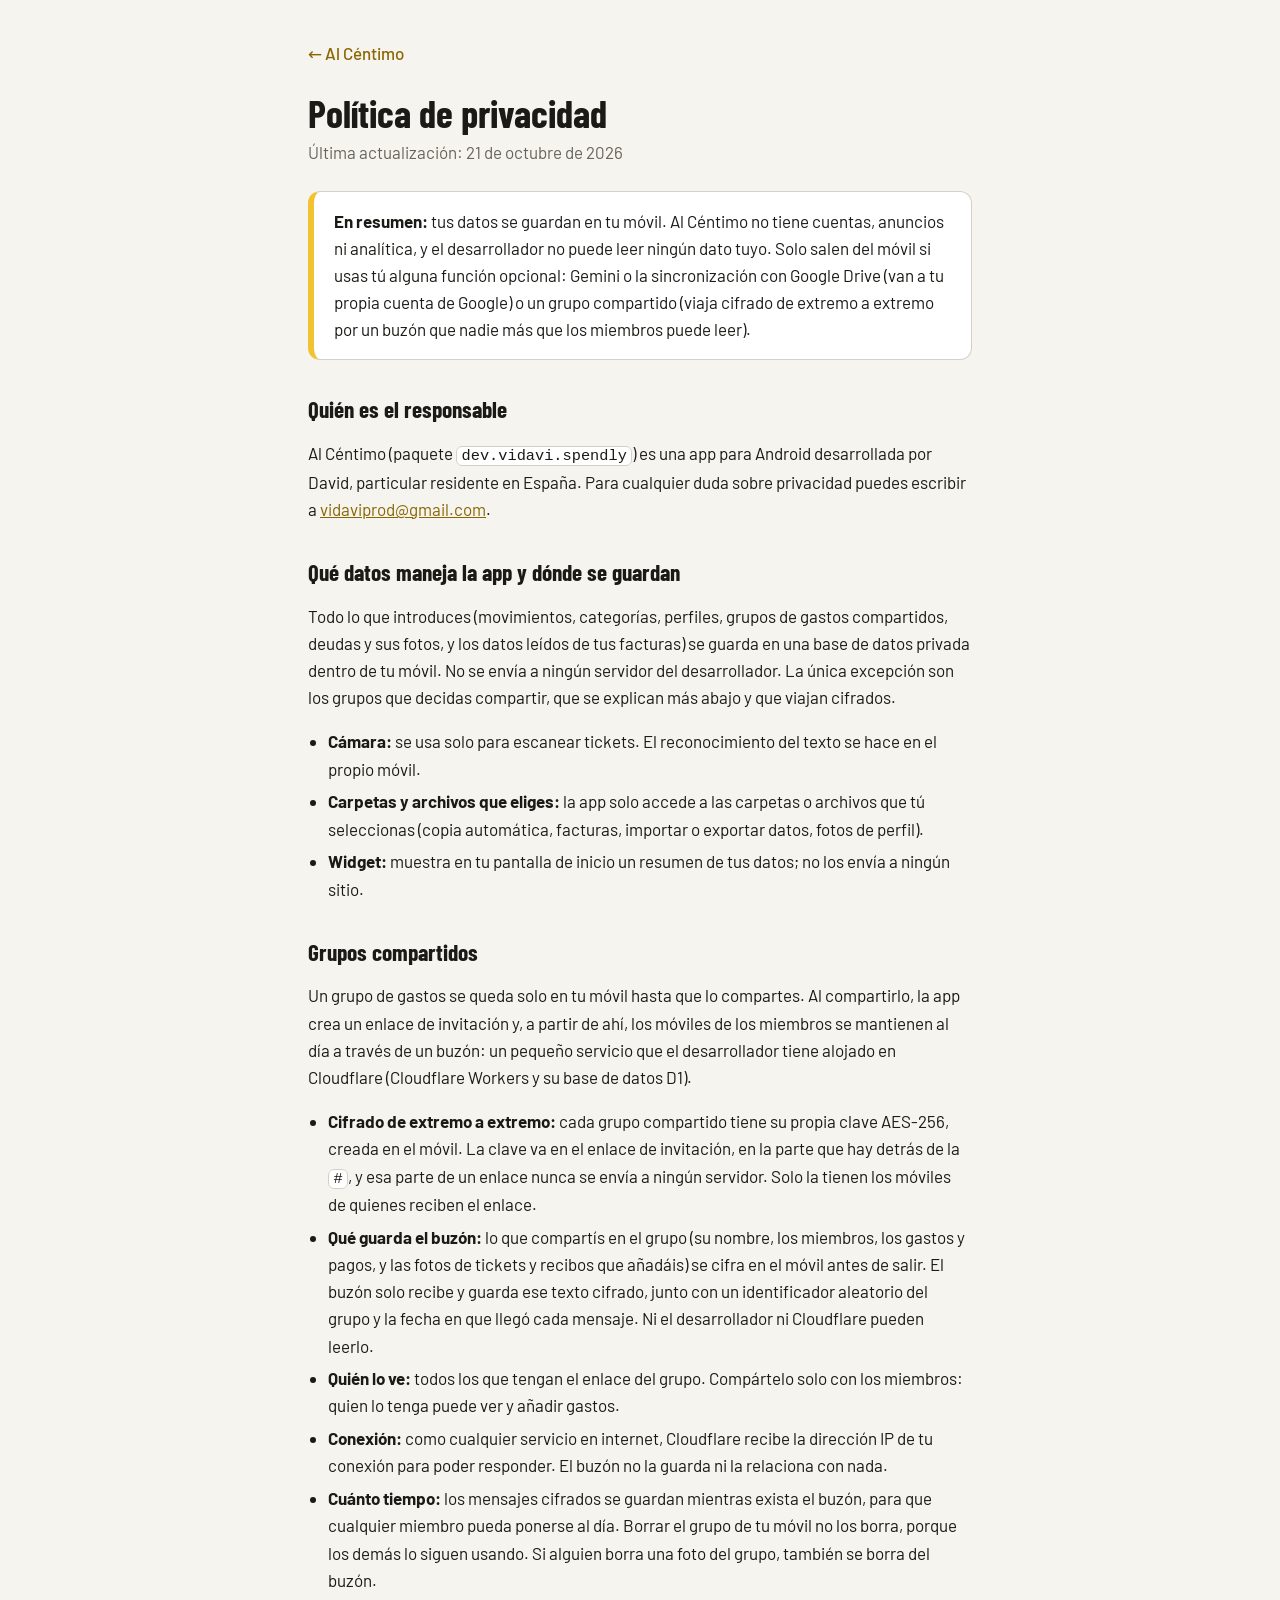
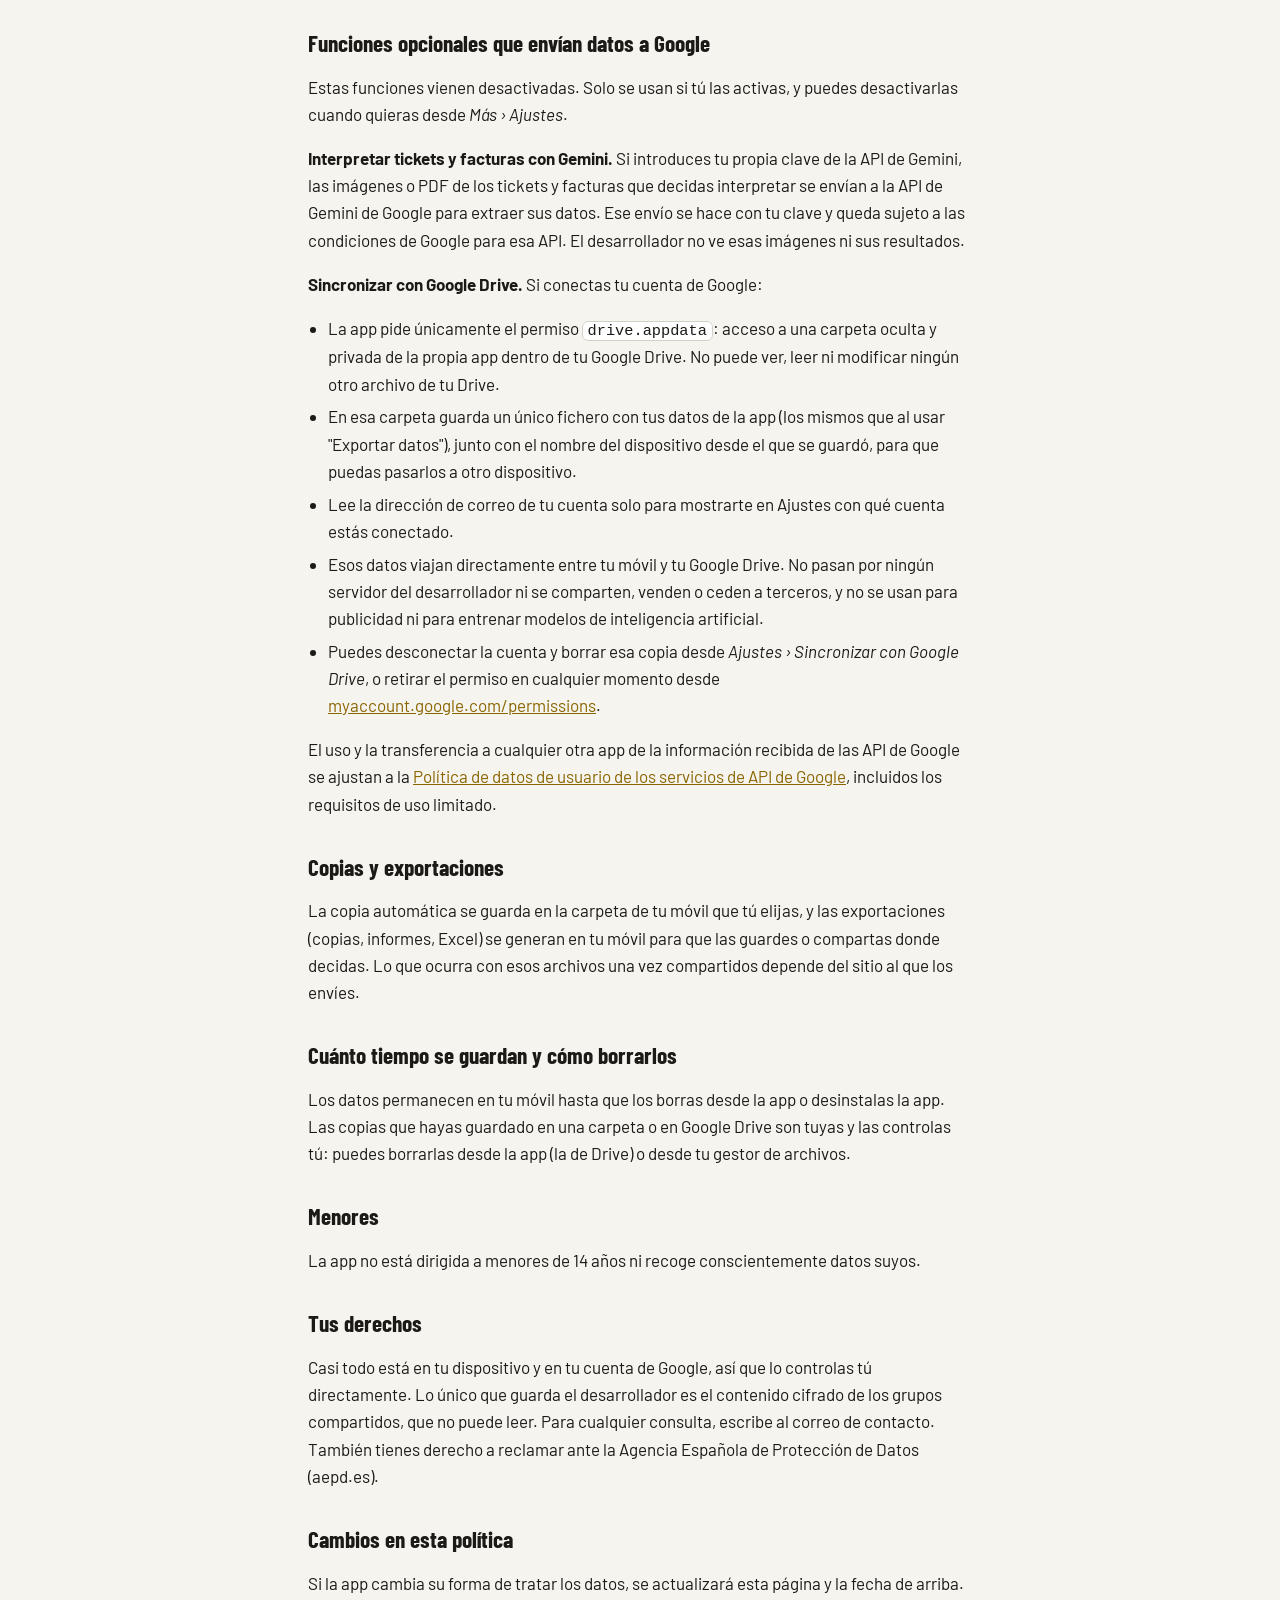
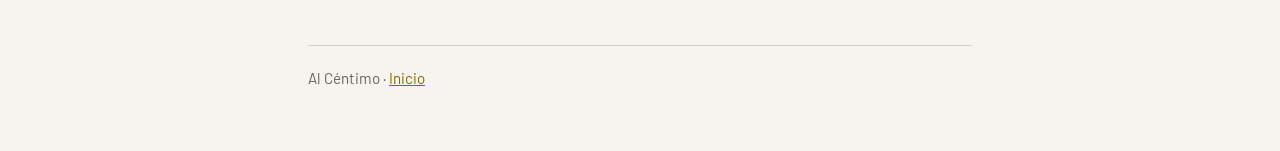
<file: privacidad.html>
<!doctype html>
<html lang="es">
<head>
<meta charset="utf-8">
<meta name="viewport" content="width=device-width, initial-scale=1">
<title>Política de privacidad · Al Céntimo</title>
<link rel="preconnect" href="https://fonts.googleapis.com">
<link rel="preconnect" href="https://fonts.gstatic.com" crossorigin>
<link href="https://fonts.googleapis.com/css2?family=Barlow:wght@400;500;600&family=Barlow+Condensed:wght@600;700&display=swap" rel="stylesheet">
<style>
  :root {
    --bg: #F5F4EF; --surface: #FFFFFF; --fg: #1B1A16; --muted: #67655B;
    --line: #D3D1C7; --brand: #F2C230; --on-brand: #1C1700; --link: #8A6500;
  }
  @media (prefers-color-scheme: dark) {
    :root { --bg: #151513; --surface: #1F1F1C; --fg: #F3F1EA; --muted: #A6A398;
            --line: #3B3A34; --link: #F2C230; color-scheme: dark; }
  }
  * { box-sizing: border-box; }
  body { margin: 0; background: var(--bg); color: var(--fg);
         font: 400 17px/1.6 "Barlow", system-ui, sans-serif; }
  .wrap { max-width: 44rem; margin: 0 auto; padding: 2.5rem 1.25rem 4rem; }
  a { color: var(--link); }
  .back { display: inline-block; margin-bottom: 1.5rem; font-weight: 500; text-decoration: none; }
  h1, h2 { font-family: "Barlow Condensed", "Barlow", sans-serif; line-height: 1.15; text-wrap: balance; }
  h1 { font-size: 2.4rem; margin: 0 0 .25rem; }
  h2 { font-size: 1.45rem; margin: 2.25rem 0 .5rem; }
  .date { color: var(--muted); margin: 0 0 1.5rem; }
  .summary { background: var(--surface); border: 1px solid var(--line); border-left: 6px solid var(--brand);
             border-radius: 12px; padding: 1rem 1.25rem; }
  .summary p { margin: 0; }
  ul { padding-left: 1.25rem; }
  li { margin: .35rem 0; }
  code { font-size: .9em; background: var(--surface); border: 1px solid var(--line); border-radius: 6px; padding: 0 .3em; }
  footer { margin-top: 3rem; padding-top: 1.25rem; border-top: 1px solid var(--line); color: var(--muted); font-size: .95rem; }
</style>
</head>
<body>
<main class="wrap">
  <a class="back" href="./">← Al Céntimo</a>
  <h1>Política de privacidad</h1>
  <p class="date">Última actualización: 21 de octubre de 2026</p>

  <div class="summary">
    <p><strong>En resumen:</strong> tus datos se guardan en tu móvil. Al Céntimo no tiene cuentas, anuncios
    ni analítica, y el desarrollador no puede leer ningún dato tuyo. Solo salen del móvil si usas tú alguna
    función opcional: Gemini o la sincronización con Google Drive (van a tu propia cuenta de Google) o un grupo
    compartido (viaja cifrado de extremo a extremo por un buzón que nadie más que los miembros puede leer).</p>
  </div>

  <h2>Quién es el responsable</h2>
  <p>Al Céntimo (paquete <code>dev.vidavi.spendly</code>) es una app para Android desarrollada por David, particular
  residente en España. Para cualquier duda sobre privacidad puedes escribir a
  <a href="mailto:vidaviprod@gmail.com">vidaviprod@gmail.com</a>.</p>

  <h2>Qué datos maneja la app y dónde se guardan</h2>
  <p>Todo lo que introduces (movimientos, categorías, perfiles, grupos de gastos compartidos, deudas y sus
  fotos, y los datos leídos de tus facturas) se guarda en una base de datos privada dentro de tu móvil.
  No se envía a ningún servidor del desarrollador. La única excepción son los grupos que decidas compartir,
  que se explican más abajo y que viajan cifrados.</p>
  <ul>
    <li><strong>Cámara:</strong> se usa solo para escanear tickets. El reconocimiento del texto se hace en el propio móvil.</li>
    <li><strong>Carpetas y archivos que eliges:</strong> la app solo accede a las carpetas o archivos que tú seleccionas
      (copia automática, facturas, importar o exportar datos, fotos de perfil).</li>
    <li><strong>Widget:</strong> muestra en tu pantalla de inicio un resumen de tus datos; no los envía a ningún sitio.</li>
  </ul>

  <h2>Grupos compartidos</h2>
  <p>Un grupo de gastos se queda solo en tu móvil hasta que lo compartes. Al compartirlo, la app crea un enlace de
  invitación y, a partir de ahí, los móviles de los miembros se mantienen al día a través de un buzón: un pequeño
  servicio que el desarrollador tiene alojado en Cloudflare (Cloudflare Workers y su base de datos D1).</p>
  <ul>
    <li><strong>Cifrado de extremo a extremo:</strong> cada grupo compartido tiene su propia clave AES-256, creada en
      el móvil. La clave va en el enlace de invitación, en la parte que hay detrás de la <code>#</code>, y esa parte de
      un enlace nunca se envía a ningún servidor. Solo la tienen los móviles de quienes reciben el enlace.</li>
    <li><strong>Qué guarda el buzón:</strong> lo que compartís en el grupo (su nombre, los miembros, los gastos y pagos, y
      las fotos de tickets y recibos que añadáis) se cifra en el móvil antes de salir. El buzón solo recibe y guarda ese
      texto cifrado, junto con un identificador aleatorio del grupo y la fecha en que llegó cada mensaje. Ni el
      desarrollador ni Cloudflare pueden leerlo.</li>
    <li><strong>Quién lo ve:</strong> todos los que tengan el enlace del grupo. Compártelo solo con los miembros: quien
      lo tenga puede ver y añadir gastos.</li>
    <li><strong>Conexión:</strong> como cualquier servicio en internet, Cloudflare recibe la dirección IP de tu conexión
      para poder responder. El buzón no la guarda ni la relaciona con nada.</li>
    <li><strong>Cuánto tiempo:</strong> los mensajes cifrados se guardan mientras exista el buzón, para que cualquier
      miembro pueda ponerse al día. Borrar el grupo de tu móvil no los borra, porque los demás lo siguen usando. Si
      alguien borra una foto del grupo, también se borra del buzón.</li>
  </ul>

  <h2>Funciones opcionales que envían datos a Google</h2>
  <p>Estas funciones vienen desactivadas. Solo se usan si tú las activas, y puedes desactivarlas cuando quieras
  desde <em>Más › Ajustes</em>.</p>

  <p><strong>Interpretar tickets y facturas con Gemini.</strong> Si introduces tu propia clave de la API de Gemini,
  las imágenes o PDF de los tickets y facturas que decidas interpretar se envían a la API de Gemini de Google
  para extraer sus datos. Ese envío se hace con tu clave y queda sujeto a las condiciones de Google para esa API.
  El desarrollador no ve esas imágenes ni sus resultados.</p>

  <p><strong>Sincronizar con Google Drive.</strong> Si conectas tu cuenta de Google:</p>
  <ul>
    <li>La app pide únicamente el permiso <code>drive.appdata</code>: acceso a una carpeta oculta y privada de la propia
      app dentro de tu Google Drive. No puede ver, leer ni modificar ningún otro archivo de tu Drive.</li>
    <li>En esa carpeta guarda un único fichero con tus datos de la app (los mismos que al usar "Exportar datos"),
      junto con el nombre del dispositivo desde el que se guardó, para que puedas pasarlos a otro dispositivo.</li>
    <li>Lee la dirección de correo de tu cuenta solo para mostrarte en Ajustes con qué cuenta estás conectado.</li>
    <li>Esos datos viajan directamente entre tu móvil y tu Google Drive. No pasan por ningún servidor del
      desarrollador ni se comparten, venden o ceden a terceros, y no se usan para publicidad ni para entrenar
      modelos de inteligencia artificial.</li>
    <li>Puedes desconectar la cuenta y borrar esa copia desde <em>Ajustes › Sincronizar con Google Drive</em>, o
      retirar el permiso en cualquier momento desde
      <a href="https://myaccount.google.com/permissions" rel="noopener">myaccount.google.com/permissions</a>.</li>
  </ul>
  <p>El uso y la transferencia a cualquier otra app de la información recibida de las API de Google se ajustan a la
  <a href="https://developers.google.com/terms/api-services-user-data-policy" rel="noopener">Política de datos de usuario
  de los servicios de API de Google</a>, incluidos los requisitos de uso limitado.</p>

  <h2>Copias y exportaciones</h2>
  <p>La copia automática se guarda en la carpeta de tu móvil que tú elijas, y las exportaciones (copias, informes,
  Excel) se generan en tu móvil para que las guardes o compartas donde decidas. Lo que ocurra con esos archivos
  una vez compartidos depende del sitio al que los envíes.</p>

  <h2>Cuánto tiempo se guardan y cómo borrarlos</h2>
  <p>Los datos permanecen en tu móvil hasta que los borras desde la app o desinstalas la app. Las copias que
  hayas guardado en una carpeta o en Google Drive son tuyas y las controlas tú: puedes borrarlas desde la app
  (la de Drive) o desde tu gestor de archivos.</p>

  <h2>Menores</h2>
  <p>La app no está dirigida a menores de 14 años ni recoge conscientemente datos suyos.</p>

  <h2>Tus derechos</h2>
  <p>Casi todo está en tu dispositivo y en tu cuenta de Google, así que lo controlas tú directamente. Lo único que
  guarda el desarrollador es el contenido cifrado de los grupos compartidos, que no puede leer. Para cualquier
  consulta, escribe al correo de contacto. También tienes derecho a reclamar ante la Agencia Española de Protección de Datos (aepd.es).</p>

  <h2>Cambios en esta política</h2>
  <p>Si la app cambia su forma de tratar los datos, se actualizará esta página y la fecha de arriba.</p>

  <footer>Al Céntimo · <a href="./">Inicio</a></footer>
</main>
</body>
</html>
</file>
<file: css/estilos.css>
/* Al Céntimo · web de descarga. Identidad "Etiqueta": los mismos tokens que la app
   (ui/theme/Color.kt). El amarillo de marca es igual en claro y en oscuro. */

:root {
  --bg: #F5F4EF;
  --surface: #FFFFFF;
  --surface-muted: #ECEBE4;
  --ink: #1B1A16;
  --muted: #67655B;
  --brand: #F2C230;
  --on-brand: #1C1700;
  --accent-text: #8A6500;
  --income: #1E7A46;
  --expense: #C4362B;
  --amber: #A86A12;
  --field-dark: #1C1700;
  --on-dark: #F3F1EA;
  --on-dark-muted: #B9B4A2;

  --m: clamp(16px, 4vw, 48px);
  --ease-out: cubic-bezier(0.23, 1, 0.32, 1);
  --ease-in-out: cubic-bezier(0.77, 0, 0.175, 1);
  --display: "Barlow Condensed", "Arial Narrow", "Roboto Condensed", sans-serif-condensed, sans-serif;
  --text: "Barlow", system-ui, -apple-system, "Segoe UI", Roboto, sans-serif;

  color-scheme: light;
}

@media (prefers-color-scheme: dark) {
  :root {
    --bg: #151513;
    --surface: #1F1F1C;
    --surface-muted: #262622;
    --ink: #F3F1EA;
    --muted: #A6A398;
    --accent-text: #F2C230;
    --income: #7FD8A2;
    --expense: #FF8070;
    --amber: #E8B04A;
    --field-dark: #0C0B08;
    color-scheme: dark;
  }
}

*, *::before, *::after { box-sizing: border-box; }
html { -webkit-text-size-adjust: 100%; scroll-behavior: smooth; scroll-padding-top: 72px; }
body {
  margin: 0;
  background: var(--bg);
  color: var(--ink);
  font: 400 18px/1.55 var(--text);
  overflow-x: clip;
}
img, svg { display: block; max-width: 100%; }
a { color: inherit; }
button, input { font: inherit; color: inherit; }
:focus-visible { outline: 3px solid var(--accent-text); outline-offset: 3px; }
.sobre-marca :focus-visible, .campo-amarillo :focus-visible { outline-color: var(--on-brand); }
.campo-oscuro :focus-visible { outline-color: var(--brand); }
::selection { background: var(--brand); color: var(--on-brand); }

.solo-lector { /* texto solo para lectores de pantalla */
  position: absolute; width: 1px; height: 1px; overflow: hidden; /* taste-skill-ignore: no es una línea */
  clip: rect(0 0 0 0); clip-path: inset(50%); white-space: nowrap;
}

h1, h2, h3 { font-family: var(--display); font-weight: 700; margin: 0; text-wrap: balance; }
p { margin: 0; }
.cifra { font-family: var(--display); font-feature-settings: "tnum"; font-variant-numeric: tabular-nums; }

/* ---------- Precio tipo etiqueta: euros grandes, céntimos y € en alto ---------- */
.precio {
  font-family: var(--display); font-weight: 700; font-variant-numeric: tabular-nums;
  display: inline-flex; align-items: flex-start; line-height: 1; letter-spacing: -0.01em; white-space: nowrap;
}
.precio .cts { font-size: 0.46em; margin-top: 0.04em; }
.precio .eur { font-size: 0.34em; margin-top: 0.06em; margin-left: 0.12em; font-weight: 600; }

/* ---------- Botones: rectángulo plano, esquinas rectas en toda la página ---------- */
.boton {
  display: inline-flex; align-items: center; justify-content: center; gap: 0.6em;
  min-height: 56px; padding: 0 1.4em; border: 0; border-radius: 0;
  font: 600 18px/1.1 var(--text); text-decoration: none; cursor: pointer;
  transition: transform 160ms var(--ease-out), background-color 160ms var(--ease-out), color 160ms var(--ease-out);
}
.boton:active { transform: scale(0.97); }
.boton-tinta { background: var(--on-brand); color: var(--brand); }
.boton-tinta:hover { background: #3a3100; }
.boton-marca { background: var(--brand); color: var(--on-brand); }
.boton-marca:hover { background: #ffd34a; }
.boton-claro { background: var(--on-dark); color: var(--field-dark); }
.boton-claro:hover { background: #fff; }
.boton svg { width: 22px; height: 22px; flex: none; }

/* ---------- Logotipo: la etiqueta con el nombre (AppLogo de la app) ---------- */
.logo {
  --alto: 34px;
  display: inline-flex; align-items: center; height: var(--alto);
  padding: 0 calc(var(--alto) * 0.36) 0 calc(var(--alto) * 0.56);
  background: var(--brand); color: var(--on-brand);
  clip-path: polygon(calc(var(--alto) * 0.36) 0, 100% 0, 100% 100%, calc(var(--alto) * 0.36) 100%, 0 50%);
  font: 700 calc(var(--alto) * 0.56)/1 var(--display); letter-spacing: 0.04em; text-decoration: none;
  position: relative; white-space: nowrap;
}
.logo::before {
  content: ""; position: absolute; left: calc(var(--alto) * 0.27); top: 50%;
  width: calc(var(--alto) * 0.17); height: calc(var(--alto) * 0.17); margin-top: calc(var(--alto) * -0.085);
  border-radius: 50%; background: var(--hueco, var(--bg));
}
.logo-tinta { background: var(--on-brand); color: var(--brand); --hueco: var(--brand); }

/* ---------- Aviso de versión nueva ---------- */
.aviso-version {
  background: var(--on-brand); color: var(--brand);
  display: flex; align-items: center; justify-content: space-between; gap: 12px;
  padding: 10px var(--m); font-size: 16px;
}
.aviso-version[hidden] { display: none; }
.aviso-version a { color: var(--brand); font-weight: 600; }
.aviso-version button { background: none; border: 0; color: var(--brand); font-size: 16px; cursor: pointer; padding: 8px; min-width: 44px; min-height: 44px; }

/* ---------- Cabecera ---------- */
.cabecera {
  background: var(--brand); color: var(--on-brand);
  display: flex; align-items: center; justify-content: space-between; gap: 16px;
  padding: 20px var(--m) 0;
}
.cabecera nav { display: flex; align-items: center; gap: 28px; }
.cabecera nav a.enlace { font-weight: 500; font-size: 17px; text-decoration: none; padding: 10px 0; }
.cabecera nav a.enlace:hover { text-decoration: underline; text-underline-offset: 4px; }
.cabecera .boton { min-height: 44px; font-size: 16px; padding: 0 1.1em; }
@media (max-width: 760px) { .cabecera nav a.enlace { display: none; } }

/* ---------- Portada ---------- */
.portada {
  background: var(--brand); color: var(--on-brand);
  padding: clamp(32px, 6vw, 72px) var(--m) clamp(48px, 7vw, 96px);
  display: grid; grid-template-columns: minmax(0, 7fr) minmax(0, 5fr); gap: clamp(24px, 4vw, 64px);
  align-items: center; overflow: hidden;
}
.portada h1 {
  /* 0,98 y no menos: la tilde de la "É" de CÉNTIMO necesita sitio bajo la línea de arriba. */
  font-size: clamp(72px, 10.6vw, 196px); line-height: 0.98; letter-spacing: -0.025em;
  text-transform: uppercase; margin-left: -0.04em;
}
.portada .sub {
  font-size: clamp(19px, 1.6vw, 24px); line-height: 1.4; max-width: 34ch; margin-top: clamp(28px, 3vw, 44px);
}
.descarga { margin-top: clamp(28px, 3vw, 44px); display: flex; flex-wrap: wrap; align-items: center; gap: 16px 28px; }
.descarga .boton { min-height: 68px; font-size: 20px; padding: 0 1.3em; }
.descarga .boton small { display: block; font-size: 14px; font-weight: 500; opacity: 0.85; margin-top: 3px; }
.descarga .boton span { text-align: left; }
.ficha { font-size: 16px; line-height: 1.5; }
.ficha strong { font-weight: 600; }

.solo-android {
  margin-top: 28px; display: flex; gap: 20px; align-items: center; max-width: 520px;
  background: var(--on-brand); color: var(--on-dark); padding: 16px;
}
.solo-android[hidden] { display: none; }
.solo-android .qr { width: 112px; flex: none; background: #fff; }
.solo-android p { font-size: 16px; }
.solo-android p.t { font-weight: 600; font-size: 18px; color: var(--brand); margin-bottom: 4px; }

.portada .escena-movil { justify-self: center; }
.portada .escena-movil .movil { transform: rotate(4deg); }
@media (max-width: 860px) {
  .portada { grid-template-columns: 1fr; }
  .portada h1 { font-size: clamp(64px, 19vw, 120px); }
  .portada .escena-movil { margin-top: 12px; }
}

/* ---------- El móvil (maqueta) ---------- */
.movil {
  --w: 300px;
  width: var(--w); aspect-ratio: 9 / 19.2; flex: none;
  background: #0d0c09; border-radius: calc(var(--w) * 0.15); padding: calc(var(--w) * 0.033);
  position: relative;
}
.movil::after { /* cámara */
  content: ""; position: absolute; top: calc(var(--w) * 0.06); left: 50%;
  width: calc(var(--w) * 0.035); height: calc(var(--w) * 0.035); margin-left: calc(var(--w) * -0.0175);
  border-radius: 50%; background: #000; z-index: 3;
}
.pantalla {
  width: 100%; height: 100%; border-radius: calc(var(--w) * 0.12); overflow: hidden;
  background: var(--bg); color: var(--ink); position: relative;
  font-size: calc(var(--w) * 0.045); line-height: 1.35;
  container-type: inline-size;
}
@media (max-width: 400px) { .portada .movil { --w: min(300px, 78vw); } }

/* Partes comunes de las pantallas simuladas */
.ui { position: absolute; inset: 0; display: flex; flex-direction: column; }
.ui-estado { display: flex; justify-content: space-between; padding: 1.1em 1.6em 0.3em; font-size: 0.78em; font-weight: 600; }
.ui-estado span:last-child { letter-spacing: 0.1em; }
.ui-barra { display: flex; align-items: center; justify-content: space-between; padding: 0.6em 1.1em; }
.ui-barra h4 { margin: 0; font: 700 1.35em/1.1 var(--display); }
.ui-barra .logo { --alto: 1.6em; }
.ui-avatar {
  width: 2em; height: 2em; border-radius: 50%; background: var(--surface-muted);
  display: grid; place-items: center; font-weight: 600; font-size: 0.85em; flex: none;
}
.ui-cuerpo { flex: 1; overflow: hidden; padding: 0 1.1em; position: relative; }
.ui-tarjeta { background: var(--surface); border-radius: 1em; padding: 0.9em 1em; }
.ui-etiqueta { font-size: 0.8em; color: var(--muted); }
.ui-nav {
  display: grid; grid-template-columns: repeat(5, 1fr); background: var(--surface);
  padding: 0.55em 0.3em 1.1em; font-size: 0.62em; text-align: center; color: var(--muted);
}
.ui-nav span { display: grid; justify-items: center; gap: 0.25em; }
.ui-nav svg { width: 2.1em; height: 2.1em; fill: currentColor; }
.ui-nav .activo { color: var(--ink); font-weight: 600; }
.ui-nav .activo svg { background: var(--brand); color: var(--on-brand); border-radius: 1em; padding: 0.2em 0.9em; width: 4em; box-sizing: content-box; height: 1.7em; }
.ui-fab {
  position: absolute; right: 1.1em; bottom: 4.6em; width: 3.4em; height: 3.4em; border-radius: 1em;
  background: var(--brand); color: var(--on-brand); display: grid; place-items: center;
}
.ui-fab b { font: 500 1.9em/1 var(--text); transform: translateY(-0.05em); }
.pantalla .precio { display: flex; width: fit-content; }
.entra { color: var(--income); }
.sale { color: var(--expense); }

/* Inicio */
.inicio-mes { display: inline-flex; gap: 0.4em; align-items: center; background: var(--surface-muted); border-radius: 2em; padding: 0.25em 0.8em; font-size: 0.8em; font-weight: 600; margin-bottom: 0.7em; }
.inicio-saldo .precio { font-size: 3.1em; margin: 0.15em 0 0.35em; }
.inicio-dos { display: grid; grid-template-columns: 1fr 1fr; gap: 0.6em; }
.inicio-dos .cifra { font-size: 1.2em; font-weight: 700; display: block; }
.ui-titulo-lista { font-weight: 600; font-size: 0.9em; margin: 1em 0 0.4em; }
.movs { list-style: none; margin: 0; padding: 0; }
.movs li {
  display: grid; grid-template-columns: 2.3em 1fr auto; gap: 0.7em; align-items: center;
  padding: 0.5em 0;
}
.movs li + li { box-shadow: 0 -1px 0 var(--surface-muted); } /* taste-skill-ignore: separador de lista dentro de la maqueta de la app (data-ui) */
.cat { width: 2.3em; height: 2.3em; border-radius: 50%; display: grid; place-items: center; font: 700 0.9em/1 var(--display); color: #1C1700; }
.movs .que { font-weight: 600; font-size: 0.92em; line-height: 1.2; }
.movs .cuando { font-size: 0.75em; color: var(--muted); }
.movs .cifra { font-weight: 700; font-size: 1.05em; }
.movs li.nuevo { animation: entra-fila 520ms var(--ease-out) both; }
@keyframes entra-fila { from { opacity: 0; transform: translateY(-0.8em); } }

/* Informes */
.inf-total .precio { font-size: 2.6em; margin-top: 0.15em; }
.inf-cats { list-style: none; margin: 0.8em 0 0; padding: 0; display: grid; gap: 0.75em; }
.inf-cats li { display: grid; grid-template-columns: 1fr auto; gap: 0.25em 0.6em; font-size: 0.9em; }
.inf-cats .barra { grid-column: 1 / -1; height: 0.55em; border-radius: 1em; background: var(--surface-muted); overflow: hidden; }
.inf-cats .barra i { display: block; height: 100%; border-radius: inherit; background: var(--c, var(--ink)); transform-origin: left; transform: scaleX(var(--v, 0)); transition: transform 900ms var(--ease-out); }
.inf-meses { display: flex; align-items: flex-end; gap: 0.45em; height: 5.5em; margin-top: 0.4em; }
.inf-meses div { flex: 1; display: flex; flex-direction: column; justify-content: flex-end; align-items: center; gap: 0.3em; font-size: 0.7em; color: var(--muted); height: 100%; }
.inf-meses i { display: block; width: 100%; border-radius: 0.4em 0.4em 0 0; background: var(--surface-muted); height: calc(var(--h) * 0.78); }
.inf-meses .este i { background: var(--brand); }
.inf-meses .este { color: var(--ink); font-weight: 600; }

/* Grupos */
.gr-miembros { display: flex; gap: 0.35em; margin: 0.1em 0 0.8em; }
.gr-miembros .ui-avatar { width: 1.9em; height: 1.9em; font-size: 0.8em; color: #1C1700; }
.gr-pestanas { display: grid; grid-template-columns: 1fr 1fr; background: var(--surface-muted); border-radius: 2em; padding: 0.2em; font-size: 0.85em; font-weight: 600; text-align: center; margin-bottom: 0.8em; }
.gr-pestanas span { padding: 0.35em; border-radius: 2em; }
.gr-pestanas .activo { background: var(--surface); }
.gr-saldos { list-style: none; margin: 0; padding: 0; }
.gr-saldos li { display: flex; justify-content: space-between; padding: 0.3em 0; font-size: 0.92em; }
.gr-saldos .cifra { font-weight: 700; font-size: 1.1em; transition: color 200ms; }
.gr-liq { list-style: none; margin: 0.4em 0 0; padding: 0; display: grid; gap: 0.45em; }
.gr-liq li { display: grid; grid-template-columns: 1fr auto; align-items: center; gap: 0.2em 0.6em; background: var(--surface); border-radius: 0.8em; padding: 0.55em 0.5em 0.55em 0.8em; }
.gr-liq .quien { font-weight: 600; font-size: 0.9em; }
.gr-liq .cifra { font-weight: 700; font-size: 1.05em; }
.gr-liq button {
  grid-column: 2; grid-row: 1 / span 2; border: 0; border-radius: 2em; cursor: pointer;
  background: var(--brand); color: var(--on-brand); font-weight: 600; font-size: 0.8em; padding: 0.55em 0.9em;
  min-height: 2.7em; align-self: center;
  transition: transform 120ms var(--ease-out), background-color 180ms;
}
.gr-liq button:active { transform: scale(0.95); }
.gr-liq li.pagado .quien, .gr-liq li.pagado .cifra { text-decoration: line-through; color: var(--muted); }
.gr-liq li.pagado button { background: var(--surface-muted); color: var(--ink); }
.gr-hecho { margin-top: 0.7em; font-weight: 600; font-size: 0.9em; color: var(--income); opacity: 0; transform: translateY(0.4em); transition: opacity 250ms var(--ease-out), transform 250ms var(--ease-out); }
.gr-hecho.ver { opacity: 1; transform: none; }

/* Presupuestos */
.pr-lista { list-style: none; margin: 0; padding: 0; display: grid; gap: 0.55em; }
.pr-lista li { display: grid; grid-template-columns: 1fr auto; gap: 0.3em 0.5em; background: var(--surface); border-radius: 0.9em; padding: 0.7em 0.85em; font-size: 0.9em; }
.pr-lista .nombre { font-weight: 600; }
.pr-lista .cuanto { font-size: 0.85em; color: var(--muted); }
.pr-lista .barra { grid-column: 1 / -1; height: 0.6em; border-radius: 1em; background: var(--surface-muted); overflow: hidden; }
.pr-lista .barra i { display: block; height: 100%; width: 100%; border-radius: inherit; background: var(--ink); transform-origin: left; transform: scaleX(0); }
.pr-lista .pct { font-weight: 700; font-size: 1.05em; }
.pr-lista li.cerca .barra i, .pr-lista li.cerca .pct { background-color: var(--amber); color: var(--amber); }
.pr-lista li.pasado .barra i, .pr-lista li.pasado .pct { background-color: var(--expense); color: var(--expense); }
.pr-lista li .pct { background: none !important; }
.pr-rec { margin-top: 0.8em; }
.pr-rec li { display: flex; justify-content: space-between; font-size: 0.85em; padding: 0.25em 0; }
.pr-rec ul { list-style: none; margin: 0.3em 0 0; padding: 0; }

/* Ticket → grupo */
.tk-foto {
  position: relative; margin: 0.4em auto 0; width: 78%; background: #fbfaf5; color: #26241e;
  padding: 1em 1em 1.3em; font: 500 0.78em/1.45 var(--text); transform: rotate(-2deg);
  clip-path: polygon(0 0, 100% 0, 100% 97%, 95% 100%, 90% 97%, 85% 100%, 80% 97%, 75% 100%, 70% 97%, 65% 100%, 60% 97%, 55% 100%, 50% 97%, 45% 100%, 40% 97%, 35% 100%, 30% 97%, 25% 100%, 20% 97%, 15% 100%, 10% 97%, 5% 100%, 0 97%);
}
.tk-foto .tienda { font: 700 1.25em/1.1 var(--display); text-align: center; letter-spacing: 0.04em; }
.tk-foto .dir { text-align: center; color: #6b685c; margin-bottom: 0.5em; }
.tk-foto .ln { display: flex; justify-content: space-between; }
.tk-foto .tot { font-weight: 700; font-size: 1.2em; margin-top: 0.4em; }
.tk-foto mark { background: transparent; color: inherit; border-radius: 0.2em; transition: background-color 300ms; }
.tk-foto.leido mark { background: rgba(242, 194, 48, 0.75); }
.tk-scan {
  position: absolute; left: 0; right: 0; top: 0; height: 0.25em; background: var(--brand);
  opacity: 0; transform: translateY(0);
}
.tk-foto.leyendo .tk-scan { animation: escanear 1400ms var(--ease-in-out) forwards; }
@keyframes escanear { 0% { opacity: 1; transform: translateY(0); } 90% { opacity: 1; } 100% { opacity: 0; transform: translateY(var(--alto-tk, 14em)); } }
.tk-gasto {
  position: absolute; left: 1.1em; right: 1.1em; bottom: 1em;
  background: var(--surface); border-radius: 1.1em 1.1em 0.9em 0.9em; padding: 0.9em 1em;
  transform: translateY(115%); transition: transform 420ms var(--ease-out);
}
.tk-gasto.ver { transform: none; }
.tk-gasto h5 { margin: 0 0 0.1em; font: 700 1.15em/1.15 var(--display); }
.tk-gasto .precio { font-size: 2em; margin: 0.15em 0 0.3em; }
.tk-gasto ul { list-style: none; margin: 0; padding: 0; display: grid; gap: 0.15em; font-size: 0.88em; }
.tk-gasto li { display: flex; justify-content: space-between; opacity: 0; transform: translateY(0.4em); transition: opacity 240ms var(--ease-out), transform 240ms var(--ease-out); }
.tk-gasto.ver li { opacity: 1; transform: none; }
.tk-gasto.ver li:nth-child(2) { transition-delay: 70ms; }
.tk-gasto.ver li:nth-child(3) { transition-delay: 140ms; }
.tk-gasto.ver li:nth-child(4) { transition-delay: 210ms; }

/* Widget + asistente */
.wg-fondo { position: absolute; inset: 0; background: #2c4a3e; }
.wg-widget {
  position: relative; margin: 0.6em 1em 0; background: var(--surface); border-radius: 1.4em; padding: 0.9em 1em;
}
.wg-widget .fila { display: flex; justify-content: space-between; align-items: center; }
.wg-widget .logo { --alto: 1.4em; }
.wg-widget .precio { font-size: 2.1em; margin: 0.3em 0 0.4em; }
.wg-botones { display: grid; grid-template-columns: 1fr 1fr 2.6em; gap: 0.4em; }
.wg-botones span { display: grid; place-items: center; border-radius: 1em; padding: 0.5em 0; font-weight: 600; font-size: 0.85em; }
.wg-botones .g { background: var(--expense); color: #fff; }
.wg-botones .i { background: var(--income); color: #fff; }
.wg-botones .ia { background: var(--brand); color: var(--on-brand); }
.wg-botones .ia svg { width: 1.3em; height: 1.3em; fill: currentColor; }
@media (prefers-color-scheme: dark) { .wg-botones .g, .wg-botones .i { color: #10100e; } }
.wg-hoja {
  position: absolute; left: 0; right: 0; bottom: 0; background: var(--bg); border-radius: 1.4em 1.4em 0 0;
  padding: 1em 1.1em 1.3em; transform: translateY(102%); transition: transform 380ms cubic-bezier(0.32, 0.72, 0, 1);
}
.wg-hoja.ver { transform: none; }
.wg-hoja .tit { display: flex; align-items: center; gap: 0.5em; font: 700 1.2em/1.1 var(--display); }
.wg-hoja .beta { font: 600 0.62em/1 var(--text); background: var(--brand); color: var(--on-brand); padding: 0.3em 0.6em; border-radius: 1em; }
.wg-campo { margin-top: 0.7em; background: var(--surface); border-radius: 0.9em; padding: 0.7em 0.8em; min-height: 3.4em; font-size: 0.95em; }
.wg-campo .cursor { display: inline-block; width: 0.08em; height: 1.1em; background: var(--ink); vertical-align: text-bottom; margin-left: 0.05em; animation: parpadeo 1s steps(1) infinite; }
@keyframes parpadeo { 50% { opacity: 0; } }
.wg-entendido { margin-top: 0.7em; opacity: 0; transform: translateY(0.5em); transition: opacity 260ms var(--ease-out), transform 260ms var(--ease-out); }
.wg-entendido.ver { opacity: 1; transform: none; }
.wg-entendido .ui-etiqueta { margin-bottom: 0.3em; }
.wg-entendido dl { margin: 0; display: grid; grid-template-columns: auto 1fr; gap: 0.2em 0.8em; font-size: 0.88em; background: var(--surface); border-radius: 0.9em; padding: 0.7em 0.8em; }
.wg-entendido dt { color: var(--muted); }
.wg-entendido dd { margin: 0; font-weight: 600; text-align: right; }
.wg-acciones { display: flex; gap: 0.5em; justify-content: flex-end; margin-top: 0.6em; font-size: 0.85em; font-weight: 600; }
.wg-acciones span { padding: 0.5em 1em; border-radius: 2em; }
.wg-acciones .ok { background: var(--brand); color: var(--on-brand); }

/* ---------- Franja que corre ---------- */
.franja { background: var(--field-dark); color: var(--brand); overflow: hidden; padding: clamp(18px, 2.4vw, 32px) 0; }
.franja-pista { display: flex; width: max-content; animation: correr var(--dur, 60s) linear infinite; }
.franja:hover .franja-pista { animation-play-state: paused; }
.franja p {
  font: 700 clamp(48px, 7.4vw, 132px)/1 var(--display); text-transform: uppercase; letter-spacing: -0.01em;
  white-space: nowrap; padding-right: 0.4em; display: flex; align-items: center; gap: 0.4em;
}
.franja p i { display: inline-block; width: 0.22em; height: 0.22em; border-radius: 50%; background: currentColor; }
@keyframes correr { to { transform: translateX(-50%); } }

/* ---------- Secciones ---------- */
.seccion { padding: clamp(88px, 11vw, 200px) var(--m); }
.seccion > h2, .titulo-seccion { font-size: clamp(48px, 6.4vw, 112px); line-height: 0.92; letter-spacing: -0.02em; text-transform: uppercase; max-width: 16ch; }
.entradilla { font-size: clamp(19px, 1.5vw, 22px); line-height: 1.45; max-width: 46ch; margin-top: 24px; }

/* Qué hace: el móvil se queda quieto y cambia de pantalla */
.relato { display: grid; grid-template-columns: minmax(0, 1fr) minmax(0, 1fr); gap: clamp(32px, 6vw, 120px); margin-top: clamp(48px, 6vw, 96px); }
.relato-movil { position: sticky; top: max(24px, calc(50svh - 330px)); height: fit-content; justify-self: center; grid-column: 2; grid-row: 1; }
.relato-movil .movil { --w: min(320px, 24vw); }
.relato-pasos { grid-column: 1; grid-row: 1; }
.paso { min-height: 74svh; display: flex; flex-direction: column; justify-content: center; padding: 40px 0; }
.paso h3 { font-size: clamp(36px, 4vw, 64px); line-height: 0.98; letter-spacing: -0.015em; max-width: 14ch; }
.paso p { margin-top: 20px; max-width: 40ch; font-size: clamp(18px, 1.35vw, 20px); }
.paso p.nota { color: var(--muted); font-size: 16px; margin-top: 16px; }
.paso .beta-txt { font-weight: 600; color: var(--accent-text); }
.frases { display: flex; flex-wrap: wrap; gap: 10px; margin-top: 20px; max-width: 520px; }
.frase-btn {
  border: 0; border-radius: 0; cursor: pointer; text-align: left; min-height: 48px; padding: 10px 16px;
  background: var(--surface-muted); color: var(--ink); font-size: 17px; font-weight: 500;
  transition: background-color 160ms var(--ease-out), transform 120ms var(--ease-out);
}
.frase-btn:hover { background: var(--surface); }
.frase-btn:active { transform: scale(0.97); }
.frase-btn[aria-pressed="true"] { background: var(--brand); color: var(--on-brand); }
.capa { position: absolute; inset: 0; opacity: 0; visibility: hidden; transition: opacity 320ms var(--ease-out), visibility 0s 320ms; }
.capa.activa { opacity: 1; visibility: visible; transition: opacity 320ms var(--ease-out), visibility 0s; }
.no-js .capa:first-child { opacity: 1; visibility: visible; }

@media (max-width: 860px) {
  .relato { grid-template-columns: 1fr; gap: 0; }
  /* En el móvil, el teléfono se queda arriba sobre fondo liso y los capítulos pasan por debajo. */
  .relato-movil {
    grid-column: 1; grid-row: 1; top: 0; z-index: 4; justify-self: stretch;
    display: flex; justify-content: center; background: var(--bg);
    margin: 0 calc(var(--m) * -1); padding: 12px 0 16px;
  }
  .relato-movil .movil { --w: min(220px, 56vw, calc(46svh / 2.13)); }
  .relato-pasos { grid-row: 2; }
  .paso { min-height: 56svh; justify-content: flex-start; padding: 24px 0 8svh; }
  .paso h3 { font-size: clamp(32px, 9vw, 48px); }
  .paso p { margin-top: 14px; }
}

/* Reparte: el control en grande */
.campo-amarillo { background: var(--brand); color: var(--on-brand); }
.reparto { position: relative; overflow: hidden; }
.reparto .cabeza { display: grid; grid-template-columns: minmax(0, 1fr) minmax(0, 1fr); gap: 24px 48px; align-items: end; }
.reparto h2 { font-size: clamp(48px, 6.4vw, 112px); line-height: 0.92; letter-spacing: -0.02em; text-transform: uppercase; }
.reparto .entradilla { margin-top: 0; }
.control {
  margin-top: clamp(40px, 5vw, 80px);
  display: grid; grid-template-columns: minmax(0, 5fr) minmax(0, 7fr); gap: clamp(24px, 4vw, 64px); align-items: start;
}
.control-entrada { display: grid; gap: 28px; }
.control label, .control .lbl { display: block; font-weight: 600; font-size: 17px; margin-bottom: 8px; }
.importe { display: flex; align-items: baseline; background: var(--on-brand); color: var(--brand); padding: 8px 20px; }
.importe input {
  width: 100%; min-width: 0; background: transparent; border: 0; color: inherit;
  font: 700 clamp(64px, 8vw, 132px)/1 var(--display); font-variant-numeric: tabular-nums; letter-spacing: -0.01em;
}
.importe input:focus { outline: none; }
.importe:focus-within { outline: 3px solid var(--on-brand); outline-offset: 4px; }
.importe span { font: 600 clamp(32px, 3.2vw, 52px)/1 var(--display); }
.personas { display: grid; grid-template-columns: 72px 1fr 72px; align-items: stretch; background: var(--on-brand); color: var(--brand); }
.personas button {
  border: 0; background: transparent; color: inherit; font: 600 40px/1 var(--text); cursor: pointer; min-height: 88px;
  transition: background-color 160ms, transform 120ms var(--ease-out);
}
.personas button:hover { background: #3a3100; }
.personas button:active { transform: scale(0.94); }
.personas button:disabled { opacity: 0.35; cursor: default; }
.personas output { display: grid; place-items: center; font: 700 clamp(48px, 5vw, 80px)/1 var(--display); }
.resultado { background: var(--surface); color: var(--ink); padding: clamp(20px, 2.4vw, 36px); }
.resultado .res-titulo { font: 700 clamp(26px, 2.4vw, 36px)/1.05 var(--display); }
.resultado ul { list-style: none; margin: 20px 0 0; padding: 0; display: grid; gap: 4px; }
.resultado li { display: grid; grid-template-columns: 44px 1fr auto; gap: 14px; align-items: center; padding: 6px 0; }
.resultado li .ui-avatar { width: 44px; height: 44px; font-size: 16px; color: #1C1700; }
.resultado li .precio { font-size: clamp(30px, 2.6vw, 40px); }
.resultado li.extra .precio { color: var(--accent-text); }
.resultado .suma { margin-top: 18px; padding: 12px 14px; background: var(--surface-muted); display: flex; justify-content: space-between; font-size: 17px; gap: 16px; flex-wrap: wrap; }
.resultado .suma strong { font-weight: 600; }
@media (max-width: 860px) {
  .reparto .cabeza, .control { grid-template-columns: 1fr; }
}

/* Novedades: una por línea, como un cartel */
.novedades { background: var(--surface); }
.novedades .cabeza { display: flex; flex-wrap: wrap; justify-content: space-between; align-items: end; gap: 16px 48px; }
.novedades .cabeza p { font-size: 18px; }
.cartel { list-style: none; margin: clamp(48px, 6vw, 96px) 0 0; padding: 0; }
.cartel li { display: grid; grid-template-columns: minmax(0, 1fr) auto; column-gap: 32px; padding: 14px 0 22px; }
.cartel .grande {
  font: 700 clamp(44px, 7vw, 124px)/0.92 var(--display); text-transform: uppercase; letter-spacing: -0.02em;
  transition: color 160ms;
}
.cartel li:hover .grande { color: var(--accent-text); }
.cartel .ver-tag { font: 600 19px/1.2 var(--text); font-variant-numeric: tabular-nums; align-self: end; padding-bottom: 0.6em; color: var(--muted); white-space: nowrap; }
.cartel .detalle { grid-column: 1 / -1; max-width: 62ch; margin-top: 10px; font-size: 18px; }
.cartel .menor .grande { font-size: clamp(28px, 3.2vw, 48px); line-height: 1.05; text-transform: none; letter-spacing: -0.01em; }
.todas { margin-top: 40px; font-size: 18px; }
.todas a { color: var(--accent-text); font-weight: 600; }
@media (max-width: 600px) {
  .cartel .grande { font-size: 9vw; }
  .cartel .menor .grande { font-size: 22px; line-height: 1.25; }
  .cartel li { grid-template-columns: 1fr; padding: 10px 0 34px; }
  .cartel .ver-tag { padding: 6px 0 0; font-size: 16px; order: 2; }
  .cartel .detalle { order: 3; font-size: 17px; }
}

/* Privacidad: frases con interruptor */
.privacidad .seccion-cab { padding: clamp(88px, 11vw, 200px) var(--m) clamp(40px, 5vw, 72px); }
.interruptores { list-style: none; margin: 0; padding: 0; }
.banda {
  --fondo: var(--bg); --tinta: var(--muted);
  background: var(--fondo); color: var(--tinta); min-height: max(132px, 20vh);
  display: grid; grid-template-columns: minmax(0, 1fr) auto; align-items: center; gap: 8px 32px;
  padding: 24px var(--m); cursor: pointer;
  transition: background-color 260ms var(--ease-out), color 260ms var(--ease-out);
}
.banda.on { --tinta: var(--ink); }
.banda.on:nth-child(4n+1) { --fondo: var(--brand); --tinta: var(--on-brand); }
.banda.on:nth-child(4n+2) { --fondo: var(--surface-muted); }
.banda.on:nth-child(4n+3) { --fondo: var(--field-dark); --tinta: var(--on-dark); }
.banda.on:nth-child(4n+4) { --fondo: var(--surface); }
.banda .frase { font: 700 clamp(28px, 3.2vw, 52px)/1.02 var(--display); letter-spacing: -0.01em; max-width: 26ch; }
.banda .consecuencia { display: none; font-size: 17px; line-height: 1.45; max-width: 60ch; margin-top: 8px; }
.banda.on .consecuencia { display: block; animation: aparece 260ms var(--ease-out); }
@keyframes aparece { from { opacity: 0; transform: translateY(6px); } }
.switch {
  width: 64px; height: 36px; border-radius: 18px; border: 0; padding: 0; cursor: pointer; flex: none;
  background: var(--surface-muted); position: relative; transition: background-color 200ms var(--ease-out);
}
.switch::after {
  content: ""; position: absolute; top: 8px; left: 8px; width: 20px; height: 20px; border-radius: 50%;
  background: var(--muted); transition: transform 200ms var(--ease-out), width 200ms, height 200ms, background-color 200ms;
}
.switch[aria-checked="true"] { background: var(--ink); }
.switch[aria-checked="true"]::after { transform: translate(26px, -4px); width: 28px; height: 28px; background: var(--bg); }
.banda.on:nth-child(4n+1) .switch[aria-checked="true"] { background: var(--on-brand); }
.banda.on:nth-child(4n+1) .switch[aria-checked="true"]::after { background: var(--brand); }
.banda.on:nth-child(4n+3) .switch[aria-checked="true"] { background: var(--brand); }
.banda.on:nth-child(4n+3) .switch[aria-checked="true"]::after { background: var(--field-dark); }
.privacidad .pie-priv { padding: clamp(32px, 4vw, 56px) var(--m) 0; font-size: 18px; max-width: 70ch; }
.privacidad .pie-priv a { color: var(--accent-text); font-weight: 600; }

/* Instalar: las etapas como una barra */
.etapas { list-style: none; margin: 64px 0 0; padding: 0; display: flex; gap: 6px; }
.etapa { flex: var(--g) 1 0; min-width: 12%; display: flex; flex-direction: column; }
.etapa .seg { height: 22vh; min-height: 150px; padding: 20px; font: 700 clamp(22px, 2vw, 32px)/1.05 var(--display); }
.etapa:nth-child(1) .seg { background: var(--brand); color: var(--on-brand); }
.etapa:nth-child(2) .seg { background: var(--field-dark); color: var(--on-dark); }
.etapa:nth-child(3) .seg { background: var(--surface-muted); color: var(--ink); }
.etapa p { margin-top: 16px; font-size: 18px; max-width: 30ch; padding-right: 8px; }
.etapa p strong { font-weight: 600; }
.actualizar { margin-top: 56px; display: grid; grid-template-columns: minmax(0, 1fr) minmax(0, 1fr); gap: 24px 64px; }
.actualizar h3 { font-size: clamp(30px, 2.8vw, 44px); line-height: 1; }
.actualizar p { font-size: 18px; max-width: 52ch; }
.actualizar p + p { margin-top: 12px; }
@media (max-width: 760px) {
  .etapas { flex-direction: column; }
  .etapa .seg { height: auto; min-height: calc(var(--g) * 0.5svh + 72px); }
  .etapa p { margin: 12px 0 20px; font-size: 17px; }
  .actualizar { grid-template-columns: 1fr; }
}

/* Cierre: la pregunta en los dos bordes */
.campo-oscuro { background: var(--field-dark); color: var(--on-dark); }
.cierre { text-align: center; padding: clamp(88px, 10vw, 180px) var(--m); }
.cierre .linea { font: 700 clamp(64px, 11vw, 176px)/0.98 var(--display); text-transform: uppercase; letter-spacing: -0.02em; display: block; }
.cierre .medio { display: grid; place-content: center; gap: 20px; margin-top: clamp(40px, 5vw, 72px); }
.cierre .opciones { display: flex; align-items: center; justify-content: center; gap: 24px; flex-wrap: wrap; }
.cierre .o { color: var(--on-dark-muted); font-size: 18px; }
.cierre .explica { color: var(--on-dark-muted); font-size: 16px; max-width: 52ch; margin: 0 auto; }
.cierre .explica a { color: var(--on-dark); }
@media (max-width: 600px) {
  .cierre .linea { font-size: 17vw; }
  .cierre .opciones { flex-direction: column; gap: 12px; }
  .cierre .opciones .boton { width: 80%; }
}

/* Pie: la marca construida en grande */
.pie { padding: clamp(56px, 7vw, 120px) var(--m) 32px; }
.marca-bloques { display: flex; align-items: flex-end; gap: 4px; height: clamp(120px, 30svh, 320px); }
.marca-bloques span {
  flex: 1 1 0; display: grid; place-items: end center; padding-bottom: 0.08em;
  font: 700 clamp(40px, 9vw, 168px)/1 var(--display); height: var(--h);
}
.marca-bloques span:nth-child(3n+1) { background: var(--brand); color: var(--on-brand); }
.marca-bloques span:nth-child(3n+2) { background: var(--ink); color: var(--bg); }
.marca-bloques span:nth-child(3n+3) { background: var(--surface-muted); color: var(--ink); }
.marca-bloques .hueco { flex: 0.35 1 0; background: none !important; }
.pie-columnas { margin-top: 56px; display: grid; grid-template-columns: repeat(12, minmax(0, 1fr)); gap: 32px 24px; font-size: 16px; }
.pie-columnas div { grid-column: span 2; }
.pie-columnas .contacto { grid-column: 9 / span 4; }
.pie-columnas h3 { font: 600 16px/1.3 var(--text); color: var(--muted); margin-bottom: 10px; }
.pie-columnas ul { list-style: none; margin: 0; padding: 0; display: grid; gap: 6px; }
.pie-columnas a { text-decoration: none; padding: 4px 0; display: inline-block; }
.pie-columnas a:hover { text-decoration: underline; text-underline-offset: 3px; }
.pie-final { margin-top: 56px; display: flex; justify-content: space-between; align-items: center; gap: 16px; flex-wrap: wrap; font-size: 15px; color: var(--muted); }
.pie-final .boton { min-height: 44px; font-size: 16px; }
@media (max-width: 860px) {
  .pie-columnas div { grid-column: span 6; }
  .pie-columnas .contacto { grid-column: 1 / -1; }
  .marca-bloques { gap: 3px; }
}

/* ---------- Entradas al hacer scroll ---------- */
.js .sube { opacity: 0; transform: translateY(24px); transition: opacity 600ms var(--ease-out), transform 600ms var(--ease-out); transition-delay: var(--d, 0ms); }
.js .sube.dentro { opacity: 1; transform: none; }
/* La portada no espera al script: entra con una animación CSS al cargar. */
.js .portada .sube { opacity: 1; transform: none; transition: none; animation: sube-portada 700ms var(--ease-out) var(--d, 0ms) both; }
@keyframes sube-portada { from { opacity: 0; transform: translateY(24px); } }

@media (prefers-reduced-motion: reduce) {
  html { scroll-behavior: auto; }
  *, *::before, *::after { animation-duration: 1ms !important; animation-iteration-count: 1 !important; transition-duration: 1ms !important; transition-delay: 0ms !important; }
  .franja-pista { animation: none; transform: translateX(-12%); }
  .js .sube, .js .portada .sube { opacity: 1; transform: none; animation: none; }
}
</file>
